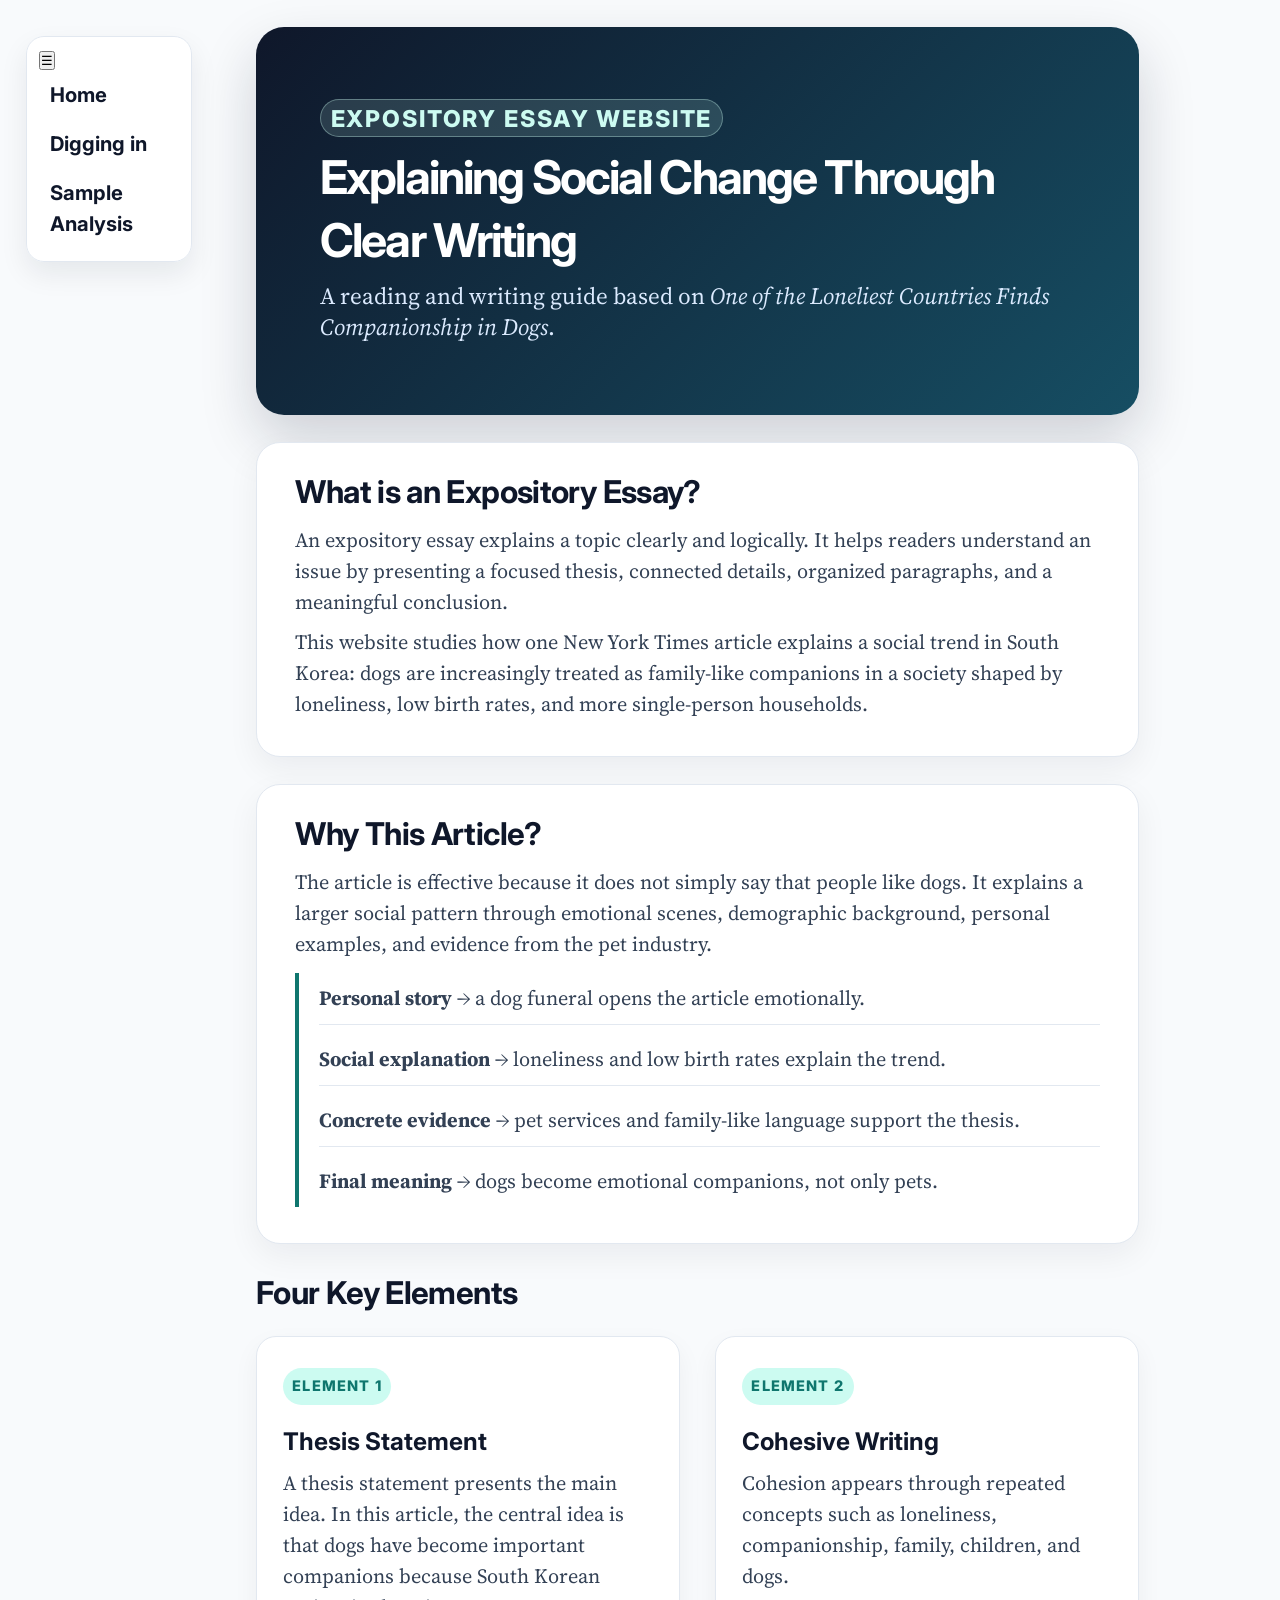
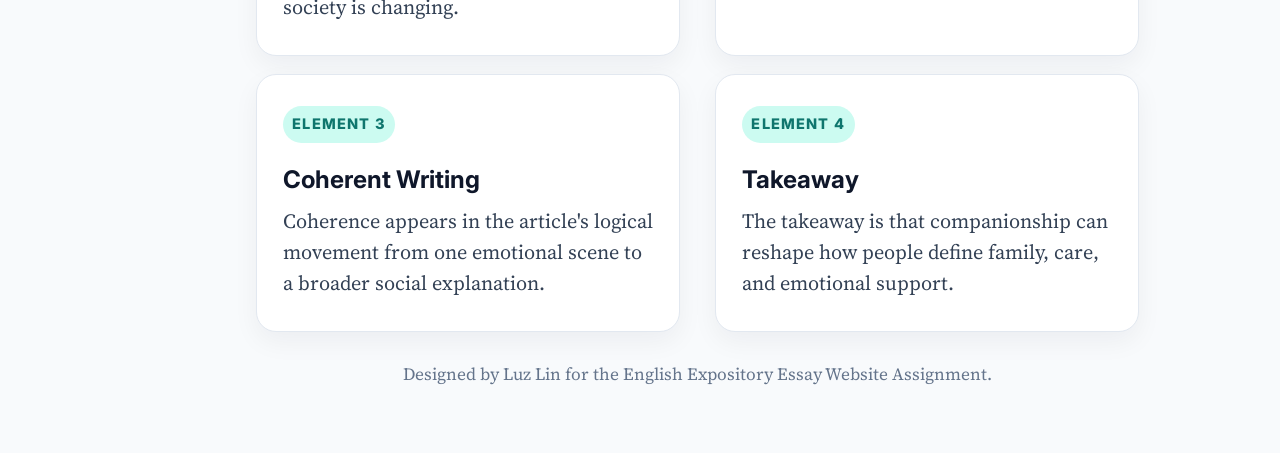
<file: essay/index.html>
<html lang="en-us">
<head>
	<title>Expository Essay Analysis@Luz Lin</title>
	<meta charset="UTF-8">
	<meta name="viewport" content="width=device-width, initial-scale=1.0">
<link rel="stylesheet" href="css/style.css">
<link rel="preconnect" href="https://fonts.googleapis.com">
<link rel="preconnect" href="https://fonts.gstatic.com" crossorigin>
<link href="https://fonts.googleapis.com/css2?family=Inter:wght@500;600;700;800&family=Source+Serif+4:opsz,wght@8..60,400;8..60,500;8..60,600;8..60,700&display=swap" rel="stylesheet">
</head>
<body>
	<nav>
	<button class="hamburger" type="button" aria-label="Toggle navigation">☰</button>
	<div class="nav-links">
		<a href="index.html">Home</a>
		<a href="diggingin.html">Digging in</a>
		<a href="sampleanalysis.html">Sample Analysis</a>
	</div>
</nav>

	<article>
		<section class="hero">
			<p class="label">Expository Essay Website</p>
			<h1>Explaining Social Change Through Clear Writing</h1>
			<p>A reading and writing guide based on <em>One of the Loneliest Countries Finds Companionship in Dogs</em>.</p>
		</section>
	</article>

	<article>
		<section class="surface">
			<h2>What is an Expository Essay?</h2>
			<p>An expository essay explains a topic clearly and logically. It helps readers understand an issue by presenting a focused thesis, connected details, organized paragraphs, and a meaningful conclusion.</p>
			<p>This website studies how one New York Times article explains a social trend in South Korea: dogs are increasingly treated as family-like companions in a society shaped by loneliness, low birth rates, and more single-person households.</p>
		</section>
	</article>

	<article>
		<section class="surface">
			<h2>Why This Article?</h2>
			<p>The article is effective because it does not simply say that people like dogs. It explains a larger social pattern through emotional scenes, demographic background, personal examples, and evidence from the pet industry.</p>
			<div class="flow">
				<p><strong>Personal story</strong> → a dog funeral opens the article emotionally.</p>
				<p><strong>Social explanation</strong> → loneliness and low birth rates explain the trend.</p>
				<p><strong>Concrete evidence</strong> → pet services and family-like language support the thesis.</p>
				<p><strong>Final meaning</strong> → dogs become emotional companions, not only pets.</p>
			</div>
		</section>
	</article>

	<article>
		<h2>Four Key Elements</h2>
		<section class="grid">
			<div class="card">
				<p class="label">Element 1</p>
				<h3>Thesis Statement</h3>
				<p>A thesis statement presents the main idea. In this article, the central idea is that dogs have become important companions because South Korean society is changing.</p>
			</div>
			<div class="card">
				<p class="label">Element 2</p>
				<h3>Cohesive Writing</h3>
				<p>Cohesion appears through repeated concepts such as loneliness, companionship, family, children, and dogs.</p>
			</div>
			<div class="card">
				<p class="label">Element 3</p>
				<h3>Coherent Writing</h3>
				<p>Coherence appears in the article's logical movement from one emotional scene to a broader social explanation.</p>
			</div>
			<div class="card">
				<p class="label">Element 4</p>
				<h3>Takeaway</h3>
				<p>The takeaway is that companionship can reshape how people define family, care, and emotional support.</p>
			</div>
		</section>
	</article>

	<article>
		<p class="footer">Designed by Luz Lin for the English Expository Essay Website Assignment.</p>
	</article>

<script>
	const hamburger = document.querySelector(".hamburger");
	const nav = document.querySelector("nav");

	hamburger.addEventListener("click", function() {
		nav.classList.toggle("open");
	});
</script>
</body>
</html>
</file>
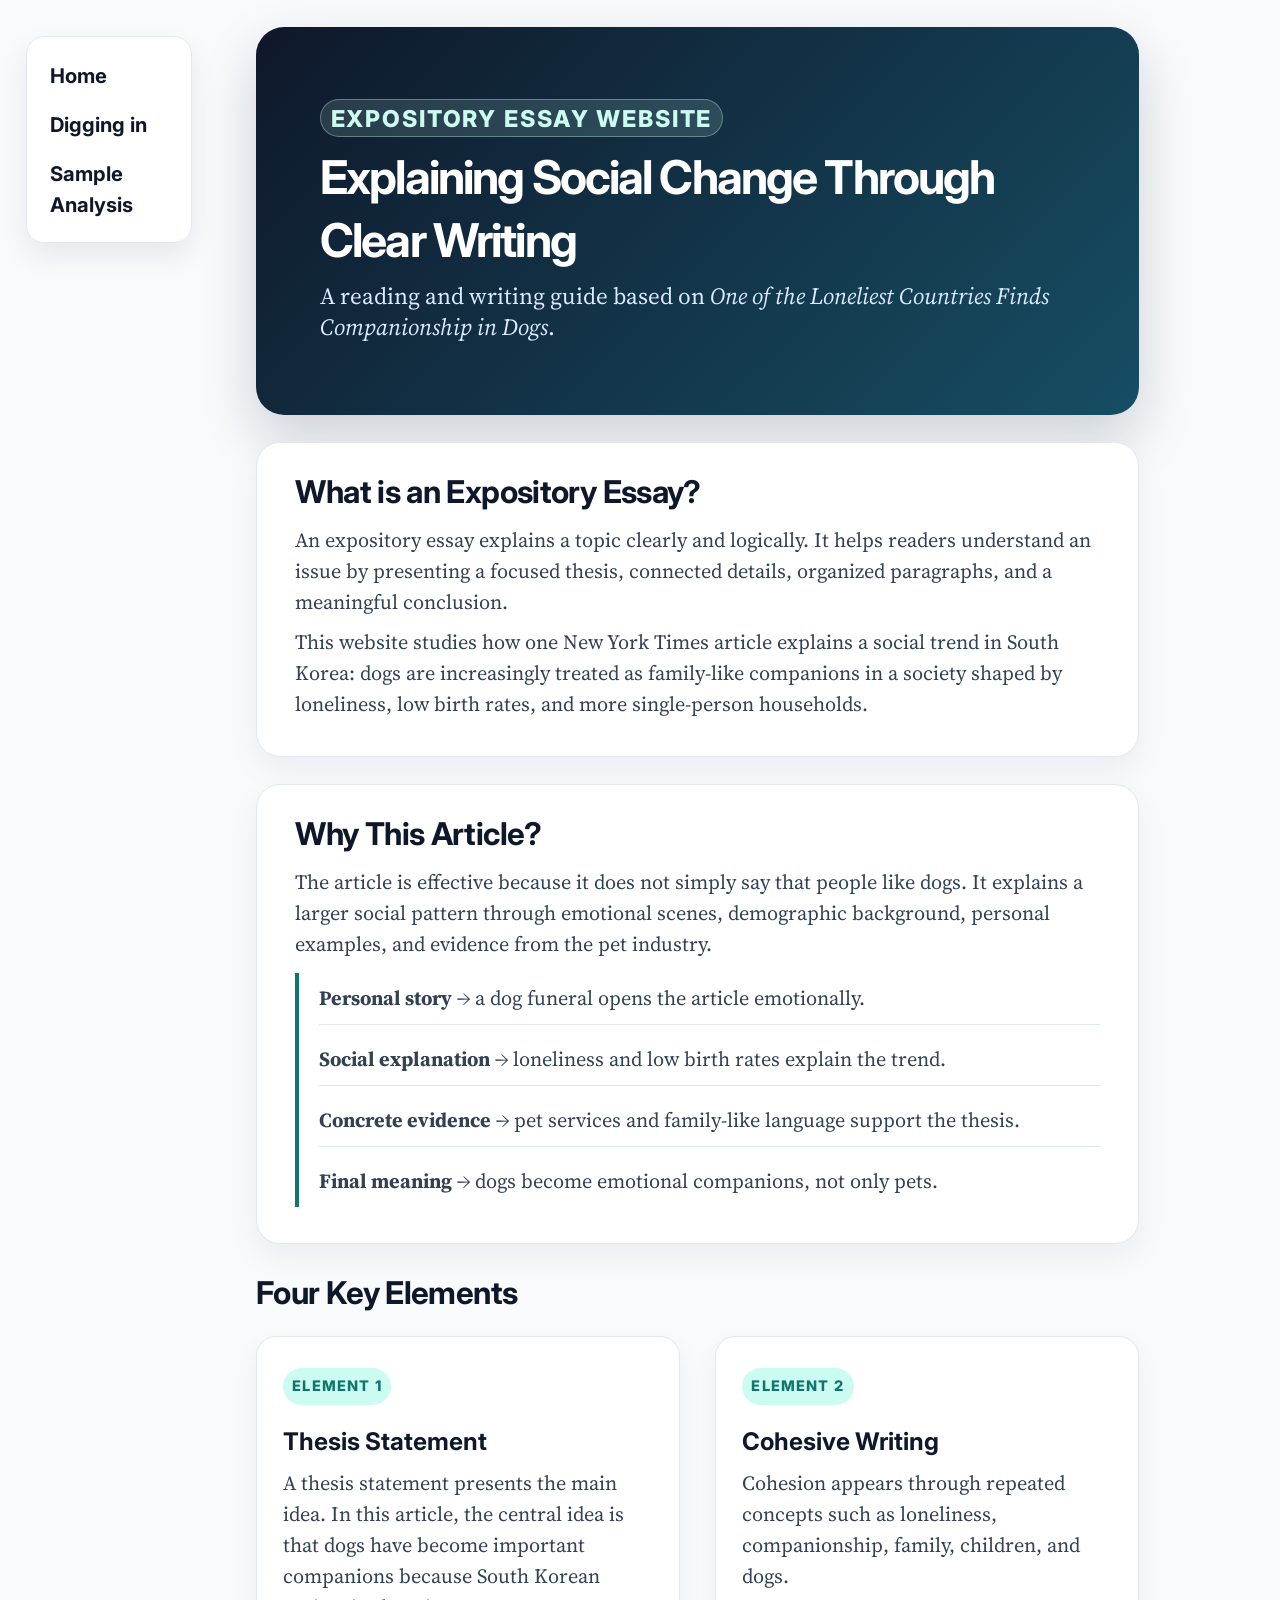
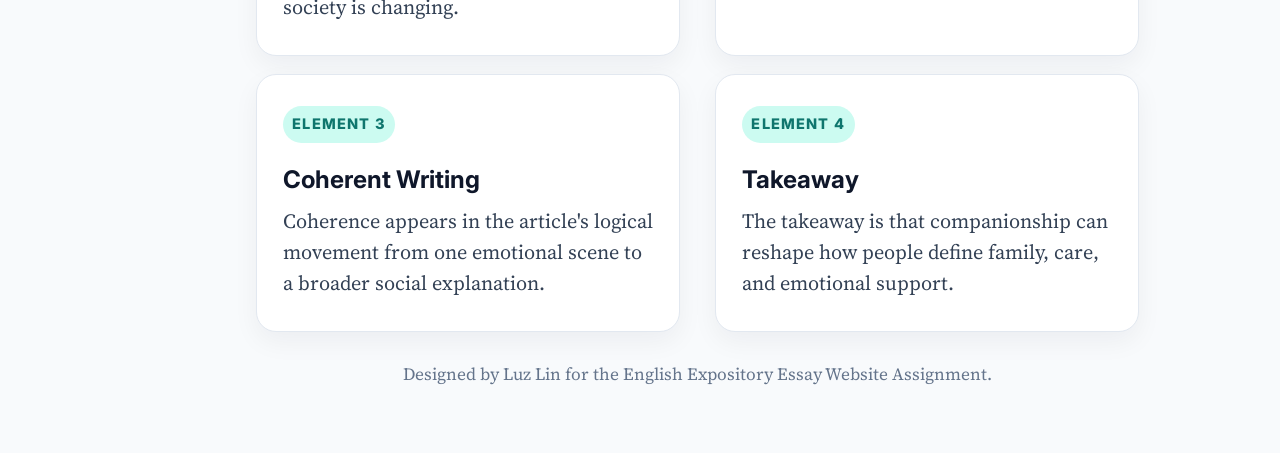
<file: essay:/index.html>
<html lang="en-us">
<head>
	<title>Expository Essay Analysis@Luz Lin</title>
	<meta charset="UTF-8">
<link rel="stylesheet" href="css/style.css">
<link rel="preconnect" href="https://fonts.googleapis.com">
<link rel="preconnect" href="https://fonts.gstatic.com" crossorigin>
<link href="https://fonts.googleapis.com/css2?family=Inter:wght@500;600;700;800&family=Source+Serif+4:opsz,wght@8..60,400;8..60,500;8..60,600;8..60,700&display=swap" rel="stylesheet">
</head>
<body>
	<nav>
	<a href="index.html">Home</a>
	<a href="diggingin.html">Digging in</a>
	<a href="sampleanalysis.html">Sample Analysis</a>
</nav>

	<article>
		<section class="hero">
			<p class="label">Expository Essay Website</p>
			<h1>Explaining Social Change Through Clear Writing</h1>
			<p>A reading and writing guide based on <em>One of the Loneliest Countries Finds Companionship in Dogs</em>.</p>
		</section>
	</article>

	<article>
		<section class="surface">
			<h2>What is an Expository Essay?</h2>
			<p>An expository essay explains a topic clearly and logically. It helps readers understand an issue by presenting a focused thesis, connected details, organized paragraphs, and a meaningful conclusion.</p>
			<p>This website studies how one New York Times article explains a social trend in South Korea: dogs are increasingly treated as family-like companions in a society shaped by loneliness, low birth rates, and more single-person households.</p>
		</section>
	</article>

	<article>
		<section class="surface">
			<h2>Why This Article?</h2>
			<p>The article is effective because it does not simply say that people like dogs. It explains a larger social pattern through emotional scenes, demographic background, personal examples, and evidence from the pet industry.</p>
			<div class="flow">
				<p><strong>Personal story</strong> → a dog funeral opens the article emotionally.</p>
				<p><strong>Social explanation</strong> → loneliness and low birth rates explain the trend.</p>
				<p><strong>Concrete evidence</strong> → pet services and family-like language support the thesis.</p>
				<p><strong>Final meaning</strong> → dogs become emotional companions, not only pets.</p>
			</div>
		</section>
	</article>

	<article>
		<h2>Four Key Elements</h2>
		<section class="grid">
			<div class="card">
				<p class="label">Element 1</p>
				<h3>Thesis Statement</h3>
				<p>A thesis statement presents the main idea. In this article, the central idea is that dogs have become important companions because South Korean society is changing.</p>
			</div>
			<div class="card">
				<p class="label">Element 2</p>
				<h3>Cohesive Writing</h3>
				<p>Cohesion appears through repeated concepts such as loneliness, companionship, family, children, and dogs.</p>
			</div>
			<div class="card">
				<p class="label">Element 3</p>
				<h3>Coherent Writing</h3>
				<p>Coherence appears in the article's logical movement from one emotional scene to a broader social explanation.</p>
			</div>
			<div class="card">
				<p class="label">Element 4</p>
				<h3>Takeaway</h3>
				<p>The takeaway is that companionship can reshape how people define family, care, and emotional support.</p>
			</div>
		</section>
	</article>

	<article>
		<p class="footer">Designed by Luz Lin for the English Expository Essay Website Assignment.</p>
	</article>
</body>
</html>
</file>
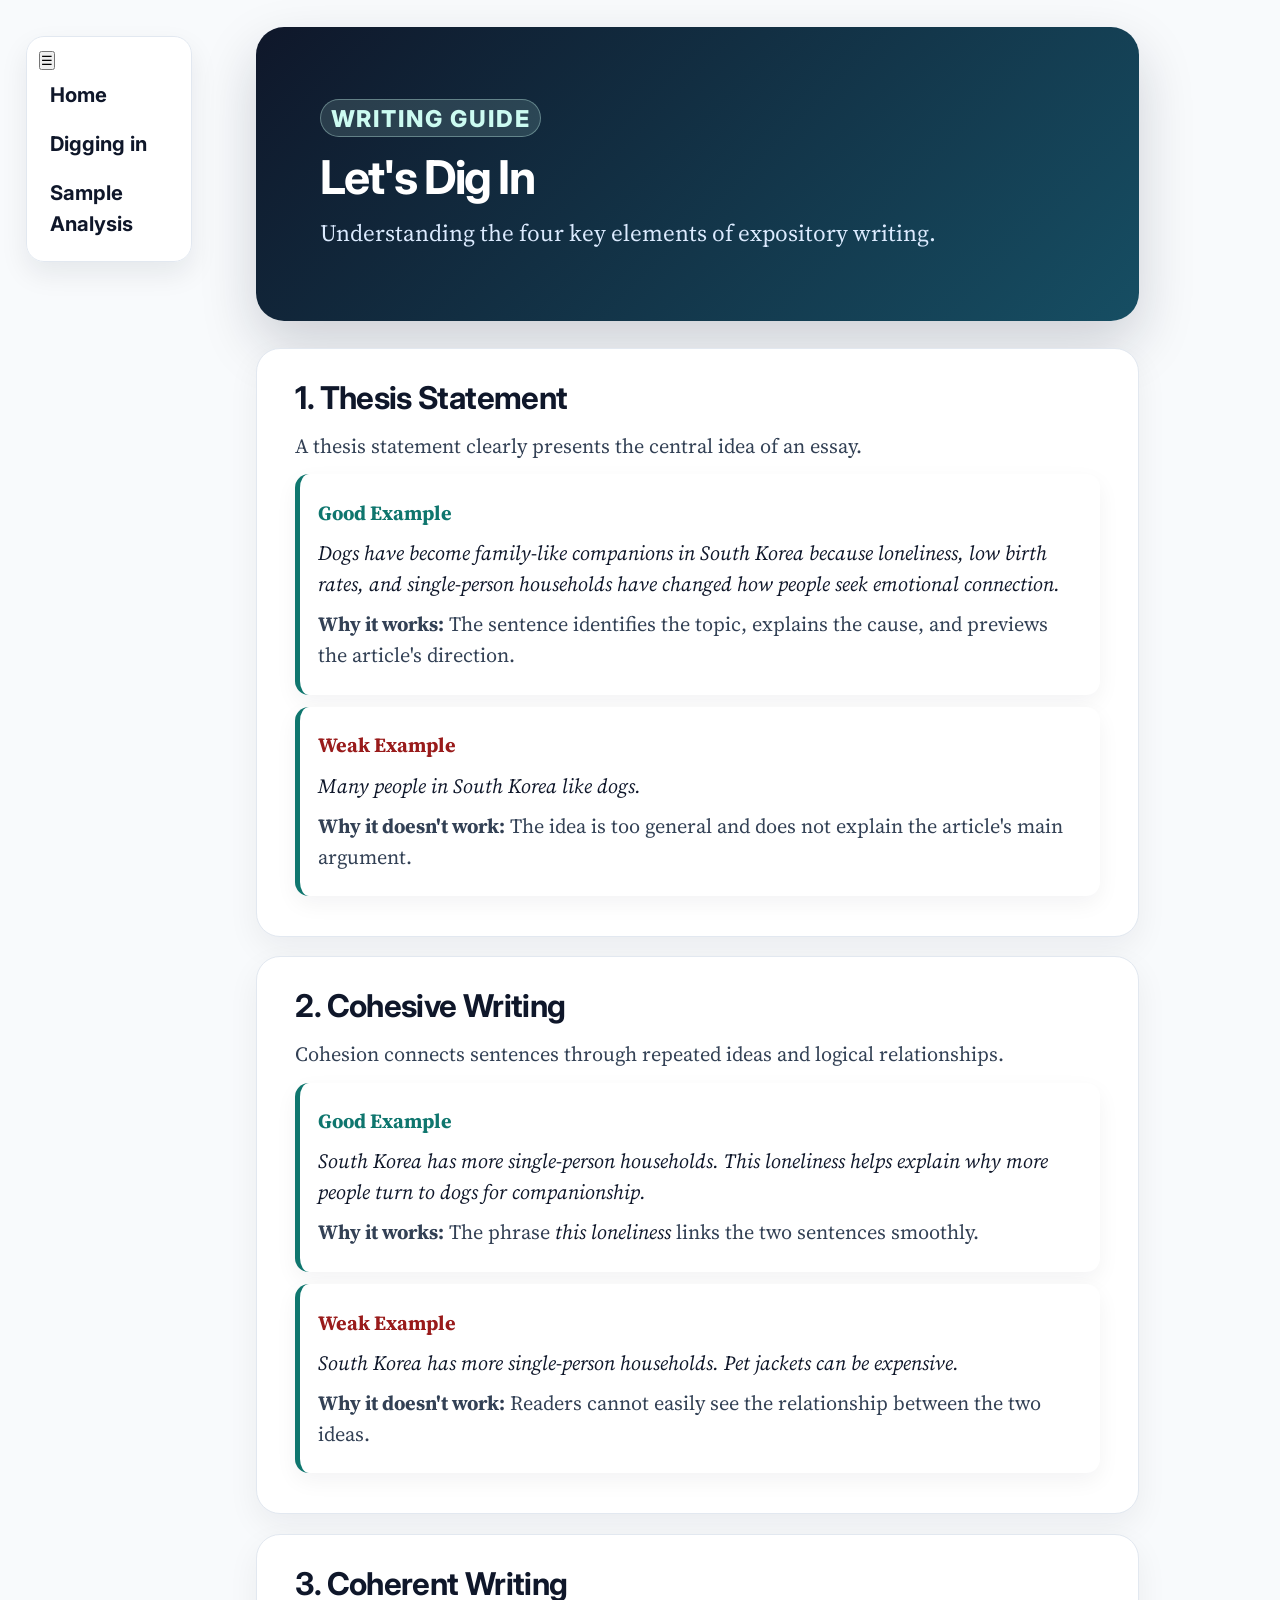
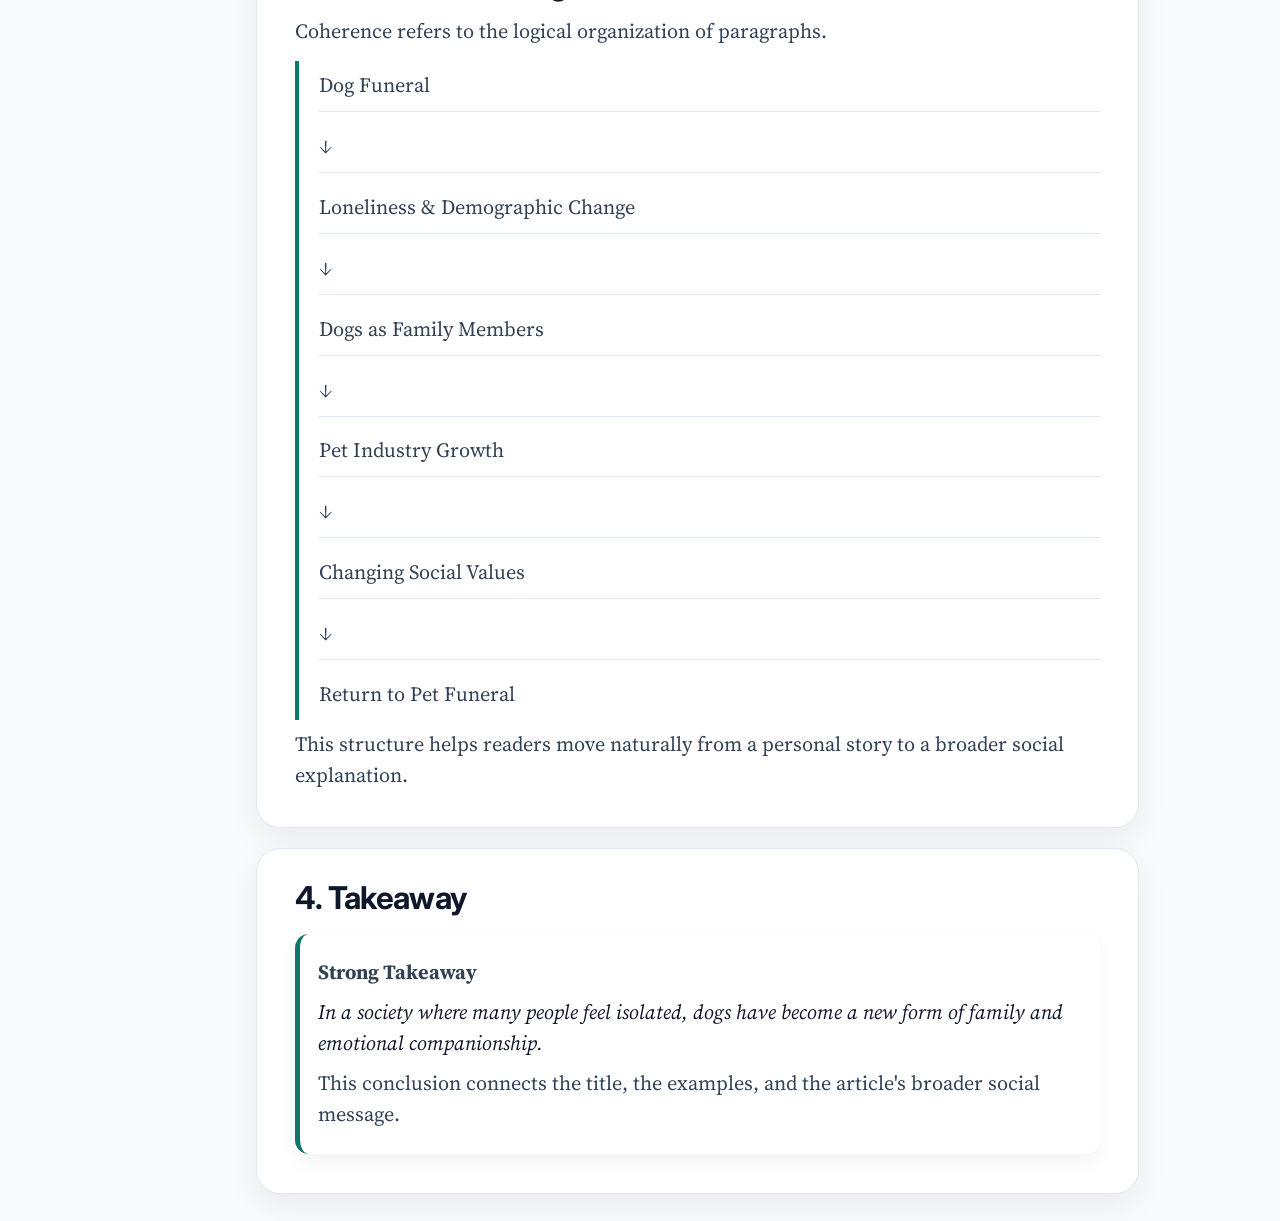
<file: essay/diggingin.html>
<html>
<head>
<meta charset="UTF-8">
	<meta name="viewport" content="width=device-width, initial-scale=1.0">
<link rel="stylesheet" href="css/style.css">
<link rel="preconnect" href="https://fonts.googleapis.com">
<link rel="preconnect" href="https://fonts.gstatic.com" crossorigin>
<link href="https://fonts.googleapis.com/css2?family=Inter:wght@500;600;700;800&family=Source+Serif+4:wght@400;600;700&display=swap" rel="stylesheet">
<title>Digging In</title>
</head>
<body>

<nav>
	<button class="hamburger" type="button" aria-label="Toggle navigation">☰</button>
	<div class="nav-links">
		<a href="index.html">Home</a>
		<a href="diggingin.html">Digging in</a>
		<a href="sampleanalysis.html">Sample Analysis</a>
	</div>
</nav>

<article>
<section class="hero">
<p class="label">Writing Guide</p>
<h1>Let's Dig In</h1>
<p>Understanding the four key elements of expository writing.</p>
</section>
</article>

<article>

<section class="surface">
<h2>1. Thesis Statement</h2>
<p>A thesis statement clearly presents the central idea of an essay.</p>

<div class="note-card">
<p><strong style="color:#0f766e;">Good Example</strong></p>
<p><em>Dogs have become family-like companions in South Korea because loneliness, low birth rates, and single-person households have changed how people seek emotional connection.</em></p>
<p><strong>Why it works:</strong> The sentence identifies the topic, explains the cause, and previews the article's direction.</p>
</div>

<div class="note-card">
<p><strong style="color:#991b1b;">Weak Example</strong></p>
<p><em>Many people in South Korea like dogs.</em></p>
<p><strong>Why it doesn't work:</strong> The idea is too general and does not explain the article's main argument.</p>
</div>
</section>

<section class="surface">
<h2>2. Cohesive Writing</h2>
<p>Cohesion connects sentences through repeated ideas and logical relationships.</p>

<div class="note-card">
<p><strong style="color:#0f766e;">Good Example</strong></p>
<p><em>South Korea has more single-person households. This loneliness helps explain why more people turn to dogs for companionship.</em></p>
<p><strong>Why it works:</strong> The phrase <em>this loneliness</em> links the two sentences smoothly.</p>
</div>

<div class="note-card">
<p><strong style="color:#991b1b;">Weak Example</strong></p>
<p><em>South Korea has more single-person households. Pet jackets can be expensive.</em></p>
<p><strong>Why it doesn't work:</strong> Readers cannot easily see the relationship between the two ideas.</p>
</div>
</section>

<section class="surface">
<h2>3. Coherent Writing</h2>
<p>Coherence refers to the logical organization of paragraphs.</p>

<div class="flow">
<p>Dog Funeral</p>
<p>↓</p>
<p>Loneliness & Demographic Change</p>
<p>↓</p>
<p>Dogs as Family Members</p>
<p>↓</p>
<p>Pet Industry Growth</p>
<p>↓</p>
<p>Changing Social Values</p>
<p>↓</p>
<p>Return to Pet Funeral</p>
</div>

<p>This structure helps readers move naturally from a personal story to a broader social explanation.</p>
</section>

<section class="surface">
<h2>4. Takeaway</h2>

<div class="note-card">
<p><strong>Strong Takeaway</strong></p>
<p><em>In a society where many people feel isolated, dogs have become a new form of family and emotional companionship.</em></p>
<p>This conclusion connects the title, the examples, and the article's broader social message.</p>
</div>

</section>

</article>


<script>
	const hamburger = document.querySelector(".hamburger");
	const nav = document.querySelector("nav");

	hamburger.addEventListener("click", function() {
		nav.classList.toggle("open");
	});
</script>
</body>
</html>
</file>
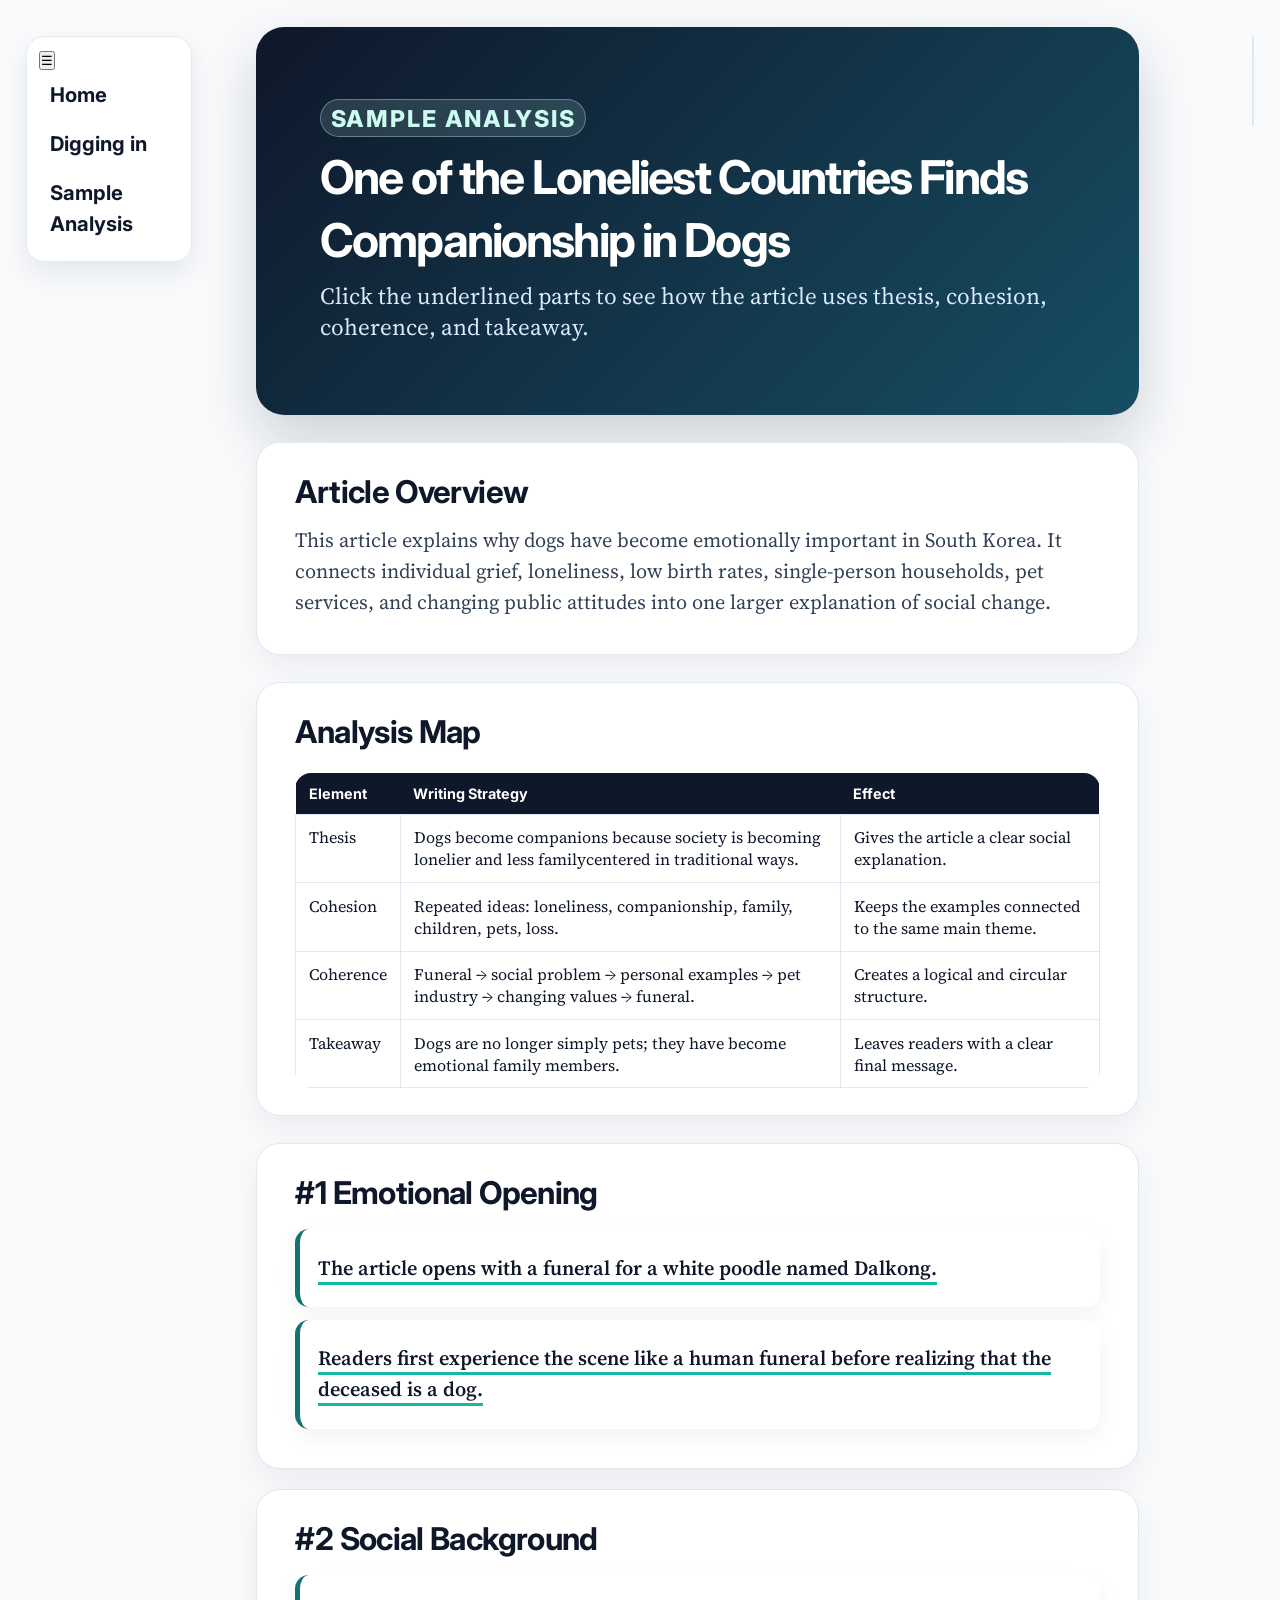
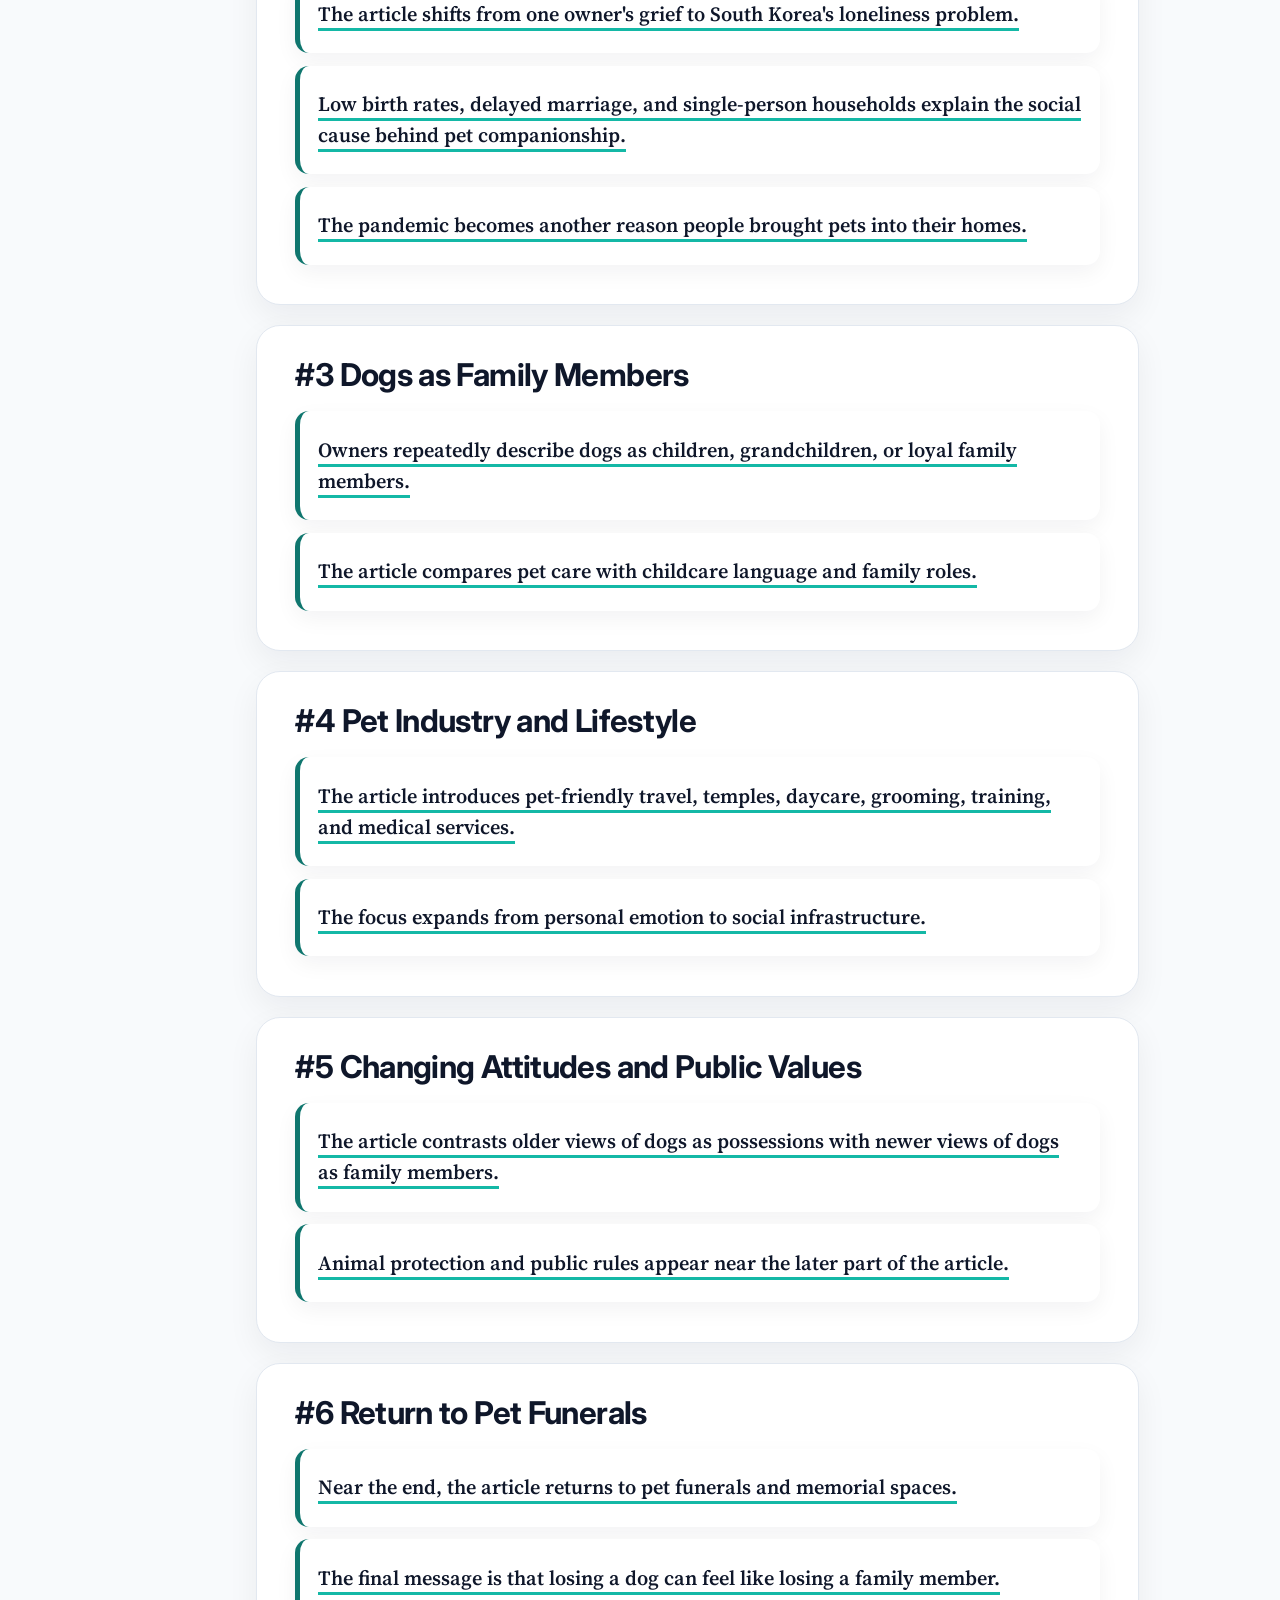
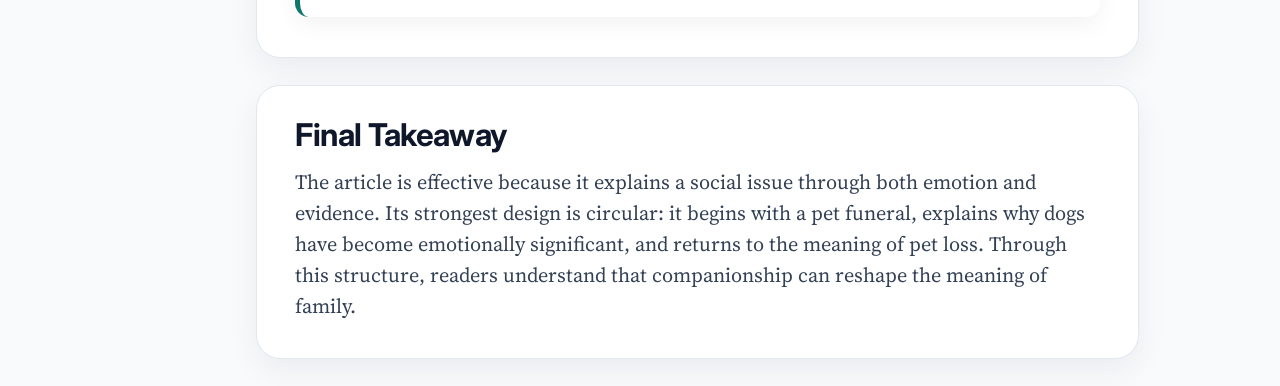
<file: essay/sampleanalysis.html>
<html lang="en-us">
<head>
	<title>Sample Analysis@Luz Lin</title>
	<meta charset="UTF-8">
	<meta name="viewport" content="width=device-width, initial-scale=1.0">
<link rel="stylesheet" href="css/style.css">
<link rel="preconnect" href="https://fonts.googleapis.com">
<link rel="preconnect" href="https://fonts.gstatic.com" crossorigin>
<link href="https://fonts.googleapis.com/css2?family=Inter:wght@500;600;700;800&family=Source+Serif+4:opsz,wght@8..60,400;8..60,500;8..60,600;8..60,700&display=swap" rel="stylesheet">
	<script src="js/jquery-3.2.1.min.js"></script>
	<script src="js/sampleanalysis.js"></script>
</head>
<body>
	<nav>
	<button class="hamburger" type="button" aria-label="Toggle navigation">☰</button>
	<div class="nav-links">
		<a href="index.html">Home</a>
		<a href="diggingin.html">Digging in</a>
		<a href="sampleanalysis.html">Sample Analysis</a>
	</div>
</nav>

	<div class="panel">
		<div class="panel-inner">
			<p class="panel-title">Analysis Notes <span class="close">close</span></p>
			<p id="panelText"></p>
		</div>
	</div>

	<article>
		<section class="hero">
			<p class="label">Sample Analysis</p>
			<h1>One of the Loneliest Countries Finds Companionship in Dogs</h1>
			<p>Click the underlined parts to see how the article uses thesis, cohesion, coherence, and takeaway.</p>
		</section>
	</article>

	<article>
		<section class="surface">
			<h2>Article Overview</h2>
			<p>This article explains why dogs have become emotionally important in South Korea. It connects individual grief, loneliness, low birth rates, single-person households, pet services, and changing public attitudes into one larger explanation of social change.</p>
		</section>
	</article>

	<article>
		<section class="surface">
			<h2>Analysis Map</h2>
			<table class="analysis-table">
				<tr>
					<th>Element</th>
					<th>Writing Strategy</th>
					<th>Effect</th>
				</tr>
				<tr>
					<td>Thesis</td>
					<td>Dogs become companions because society is becoming lonelier and less familycentered in traditional ways.</td>
					<td>Gives the article a clear social explanation.</td>
				</tr>
				<tr>
					<td>Cohesion</td>
					<td>Repeated ideas: loneliness, companionship, family, children, pets, loss.</td>
					<td>Keeps the examples connected to the same main theme.</td>
				</tr>
				<tr>
					<td>Coherence</td>
					<td>Funeral → social problem → personal examples → pet industry → changing values → funeral.</td>
					<td>Creates a logical and circular structure.</td>
				</tr>
				<tr>
					<td>Takeaway</td>
					<td>Dogs are no longer simply pets; they have become emotional family members.</td>
					<td>Leaves readers with a clear final message.</td>
				</tr>
			</table>
		</section>
	</article>

	<article>
		<section class="surface">
			<h2>#1 Emotional Opening</h2>
			<div class="note-card">
				<p><span class="point">The article opens with a funeral for a white poodle named Dalkong.<span>This is a narrative hook. Instead of starting with statistics, the writer starts with an emotional scene. This makes the topic feel human before the article begins its social explanation.</span></span></p>
			</div>
			<div class="note-card">
				<p><span class="point">Readers first experience the scene like a human funeral before realizing that the deceased is a dog.<span>This delayed reveal creates surprise. It also introduces the thesis indirectly: dogs are treated with the emotional seriousness usually given to family members.</span></span></p>
			</div>
		</section>

		<section class="surface">
			<h2>#2 Social Background</h2>
			<div class="note-card">
				<p><span class="point">The article shifts from one owner's grief to South Korea's loneliness problem.<span>This is coherent writing. The writer moves from a personal example to a larger social issue, so the opening story becomes evidence rather than an isolated anecdote.</span></span></p>
			</div>
			<div class="note-card">
				<p><span class="point">Low birth rates, delayed marriage, and single-person households explain the social cause behind pet companionship.<span>This provides the thesis logic. The article is not simply about dogs; it is about how demographic change affects emotional life.</span></span></p>
			</div>
			<div class="note-card">
				<p><span class="point">The pandemic becomes another reason people brought pets into their homes.<span>This creates cohesion because pandemic isolation connects naturally with the article's larger theme of loneliness and companionship.</span></span></p>
			</div>
		</section>

		<section class="surface">
			<h2>#3 Dogs as Family Members</h2>
			<div class="note-card">
				<p><span class="point">Owners repeatedly describe dogs as children, grandchildren, or loyal family members.<span>This is cohesive writing through repeated family-related language. Different examples reinforce the same central idea.</span></span></p>
			</div>
			<div class="note-card">
				<p><span class="point">The article compares pet care with childcare language and family roles.<span>This comparison supports the thesis because it shows that dogs are no longer described only as animals people own.</span></span></p>
			</div>
		</section>

		<section class="surface">
			<h2>#4 Pet Industry and Lifestyle</h2>
			<div class="note-card">
				<p><span class="point">The article introduces pet-friendly travel, temples, daycare, grooming, training, and medical services.<span>These details are supporting evidence. They show that private emotional attachment has become visible in public life and business.</span></span></p>
			</div>
			<div class="note-card">
				<p><span class="point">The focus expands from personal emotion to social infrastructure.<span>This creates coherence. The article develops step by step: emotional need leads to lifestyle change, and lifestyle change leads to new services.</span></span></p>
			</div>
		</section>

		<section class="surface">
			<h2>#5 Changing Attitudes and Public Values</h2>
			<div class="note-card">
				<p><span class="point">The article contrasts older views of dogs as possessions with newer views of dogs as family members.<span>This contrast is a strong cohesive device. The repeated opposition between “possession” and “family member” keeps the main idea clear.</span></span></p>
			</div>
			<div class="note-card">
				<p><span class="point">Animal protection and public rules appear near the later part of the article.<span>This widens the explanation. The issue is not only personal feeling; changing attitudes toward dogs also influence public values and regulation.</span></span></p>
			</div>
		</section>

		<section class="surface">
			<h2>#6 Return to Pet Funerals</h2>
			<div class="note-card">
				<p><span class="point">Near the end, the article returns to pet funerals and memorial spaces.<span>This creates a circular structure. The article begins with a funeral, explains the social reasons behind such deep attachment, and then returns to the same image with deeper meaning.</span></span></p>
			</div>
			<div class="note-card">
				<p><span class="point">The final message is that losing a dog can feel like losing a family member.<span>This is the takeaway. It connects the title, the opening story, the social background, and the personal examples into one memorable conclusion.</span></span></p>
			</div>
		</section>
	</article>

	<article>
		<section class="surface">
			<h2>Final Takeaway</h2>
			<p>The article is effective because it explains a social issue through both emotion and evidence. Its strongest design is circular: it begins with a pet funeral, explains why dogs have become emotionally significant, and returns to the meaning of pet loss. Through this structure, readers understand that companionship can reshape the meaning of family.</p>
		</section>
	</article>

<script>
	const hamburger = document.querySelector(".hamburger");
	const nav = document.querySelector("nav");

	hamburger.addEventListener("click", function() {
		nav.classList.toggle("open");
	});
</script>
</body>
</html>
</file>
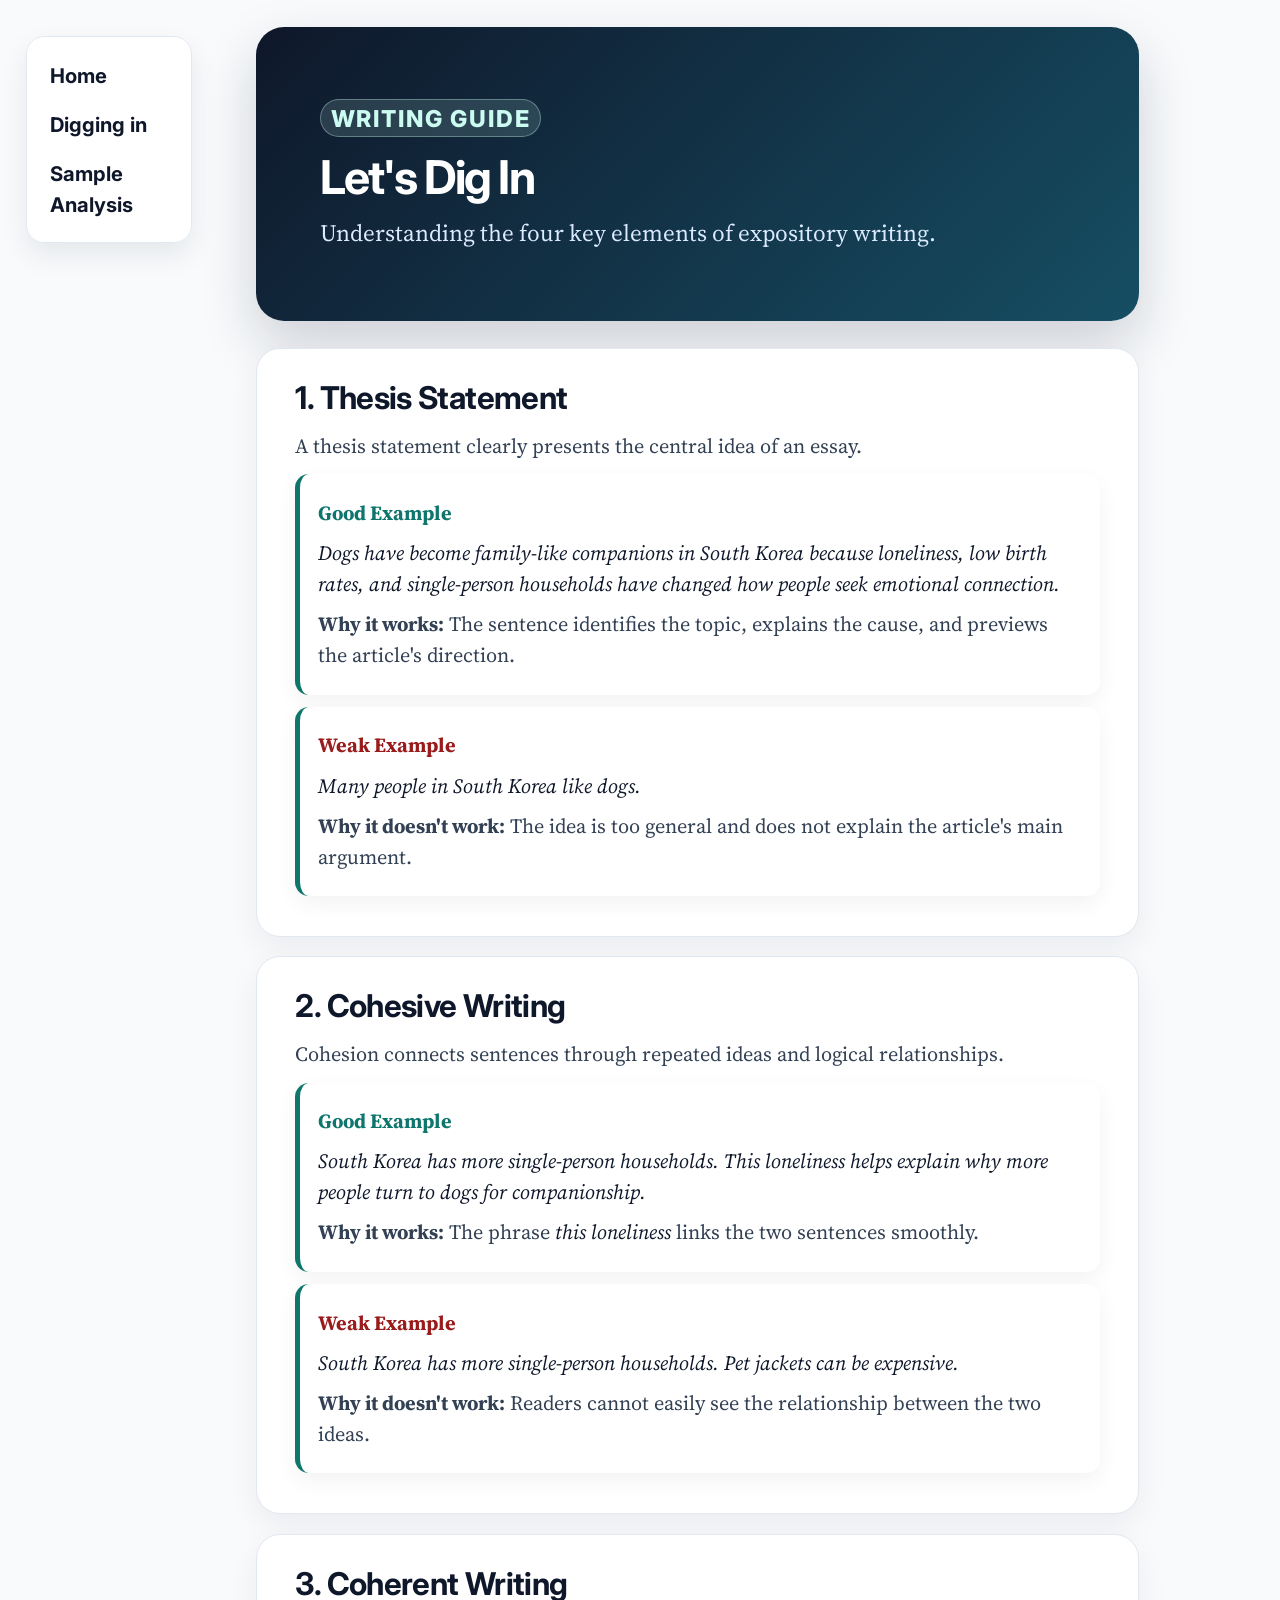
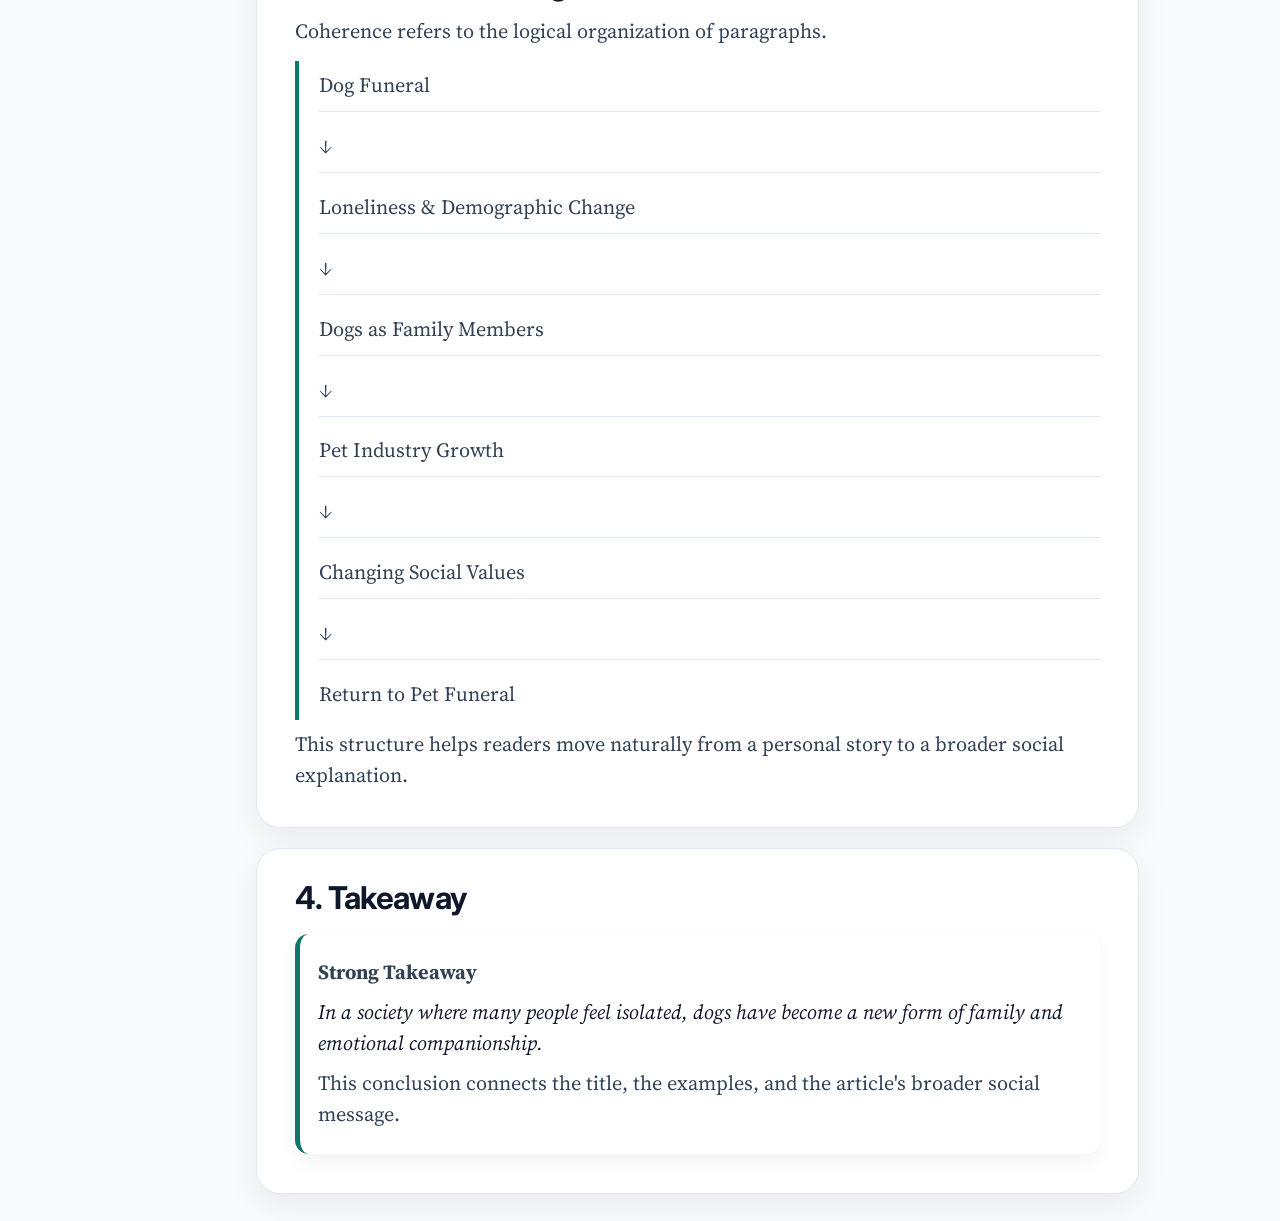
<file: essay:/diggingin.html>
<html>
<head>
<meta charset="UTF-8">
<link rel="stylesheet" href="css/style.css">
<link rel="preconnect" href="https://fonts.googleapis.com">
<link rel="preconnect" href="https://fonts.gstatic.com" crossorigin>
<link href="https://fonts.googleapis.com/css2?family=Inter:wght@500;600;700;800&family=Source+Serif+4:wght@400;600;700&display=swap" rel="stylesheet">
<title>Digging In</title>
</head>
<body>

<nav>
<a href="index.html">Home</a>
<a href="diggingin.html">Digging in</a>
<a href="sampleanalysis.html">Sample Analysis</a>
</nav>

<article>
<section class="hero">
<p class="label">Writing Guide</p>
<h1>Let's Dig In</h1>
<p>Understanding the four key elements of expository writing.</p>
</section>
</article>

<article>

<section class="surface">
<h2>1. Thesis Statement</h2>
<p>A thesis statement clearly presents the central idea of an essay.</p>

<div class="note-card">
<p><strong style="color:#0f766e;">Good Example</strong></p>
<p><em>Dogs have become family-like companions in South Korea because loneliness, low birth rates, and single-person households have changed how people seek emotional connection.</em></p>
<p><strong>Why it works:</strong> The sentence identifies the topic, explains the cause, and previews the article's direction.</p>
</div>

<div class="note-card">
<p><strong style="color:#991b1b;">Weak Example</strong></p>
<p><em>Many people in South Korea like dogs.</em></p>
<p><strong>Why it doesn't work:</strong> The idea is too general and does not explain the article's main argument.</p>
</div>
</section>

<section class="surface">
<h2>2. Cohesive Writing</h2>
<p>Cohesion connects sentences through repeated ideas and logical relationships.</p>

<div class="note-card">
<p><strong style="color:#0f766e;">Good Example</strong></p>
<p><em>South Korea has more single-person households. This loneliness helps explain why more people turn to dogs for companionship.</em></p>
<p><strong>Why it works:</strong> The phrase <em>this loneliness</em> links the two sentences smoothly.</p>
</div>

<div class="note-card">
<p><strong style="color:#991b1b;">Weak Example</strong></p>
<p><em>South Korea has more single-person households. Pet jackets can be expensive.</em></p>
<p><strong>Why it doesn't work:</strong> Readers cannot easily see the relationship between the two ideas.</p>
</div>
</section>

<section class="surface">
<h2>3. Coherent Writing</h2>
<p>Coherence refers to the logical organization of paragraphs.</p>

<div class="flow">
<p>Dog Funeral</p>
<p>↓</p>
<p>Loneliness & Demographic Change</p>
<p>↓</p>
<p>Dogs as Family Members</p>
<p>↓</p>
<p>Pet Industry Growth</p>
<p>↓</p>
<p>Changing Social Values</p>
<p>↓</p>
<p>Return to Pet Funeral</p>
</div>

<p>This structure helps readers move naturally from a personal story to a broader social explanation.</p>
</section>

<section class="surface">
<h2>4. Takeaway</h2>

<div class="note-card">
<p><strong>Strong Takeaway</strong></p>
<p><em>In a society where many people feel isolated, dogs have become a new form of family and emotional companionship.</em></p>
<p>This conclusion connects the title, the examples, and the article's broader social message.</p>
</div>

</section>

</article>

</body>
</html>
</file>
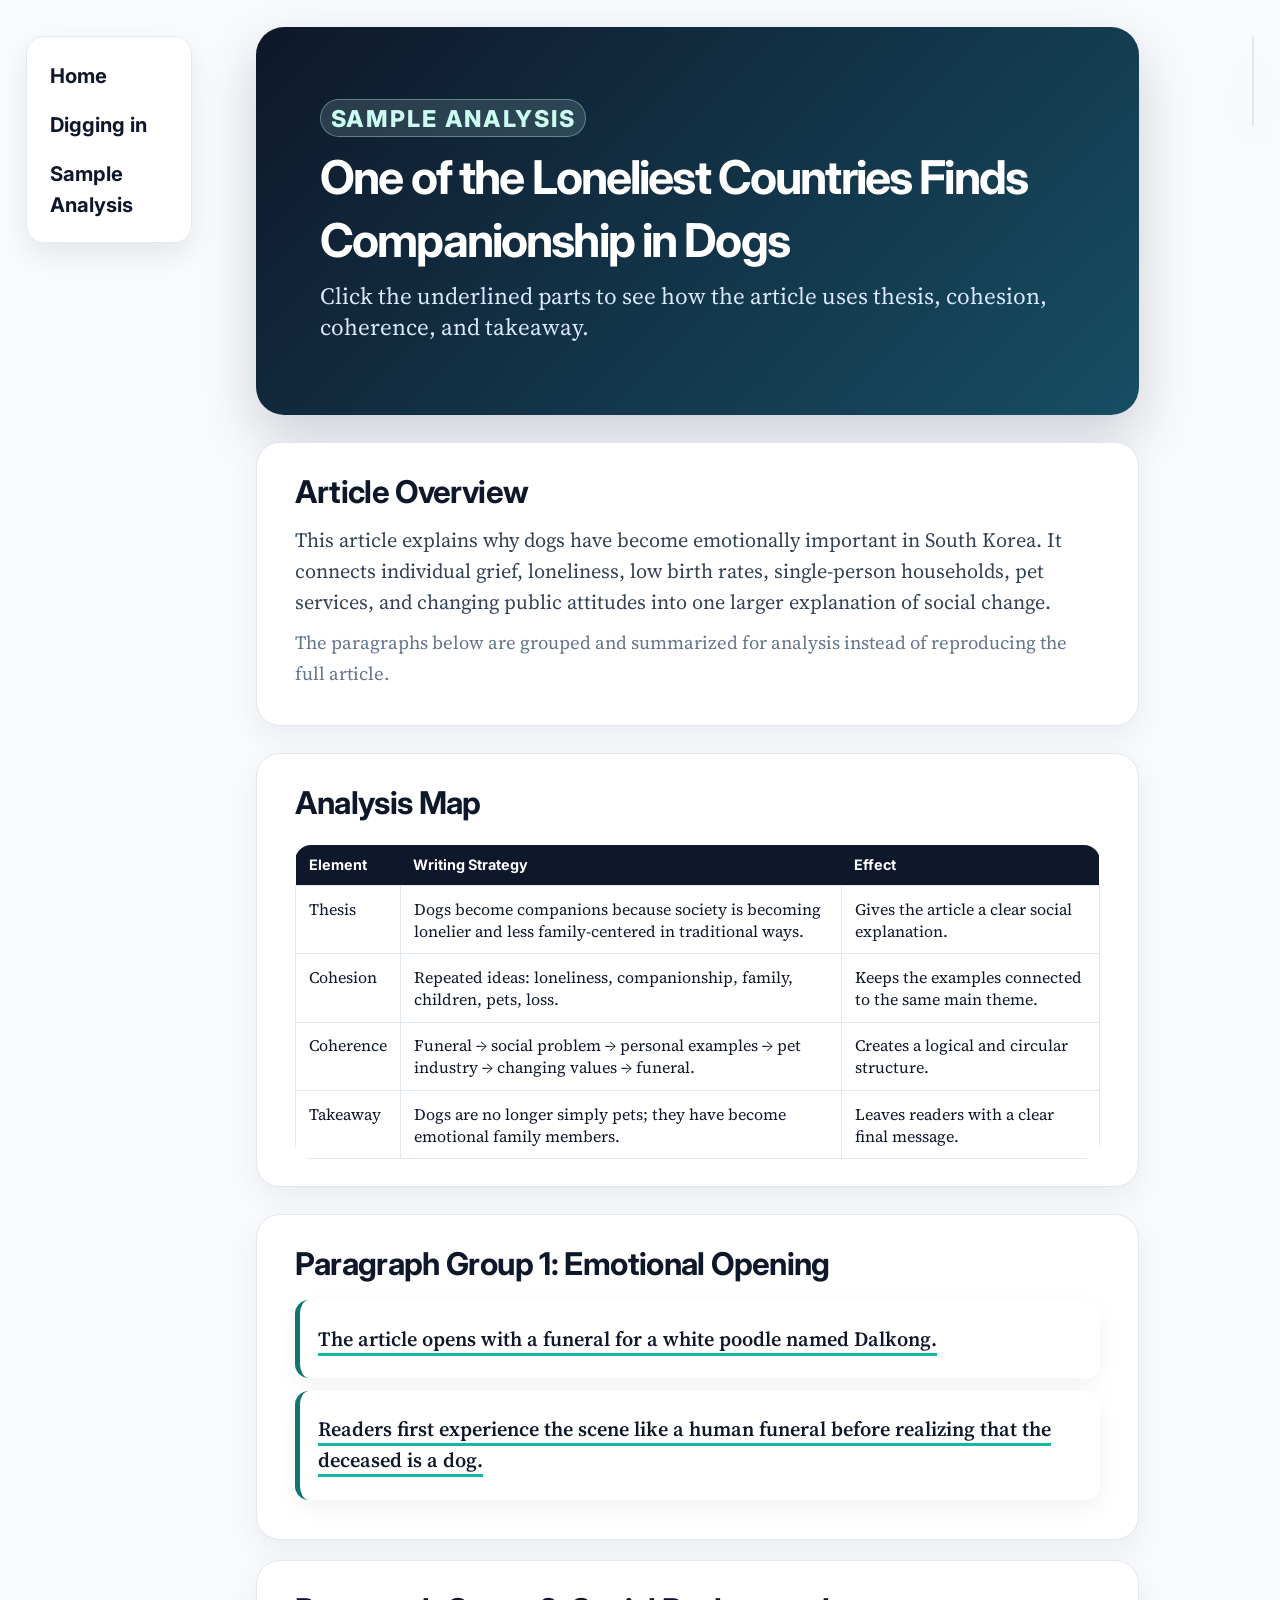
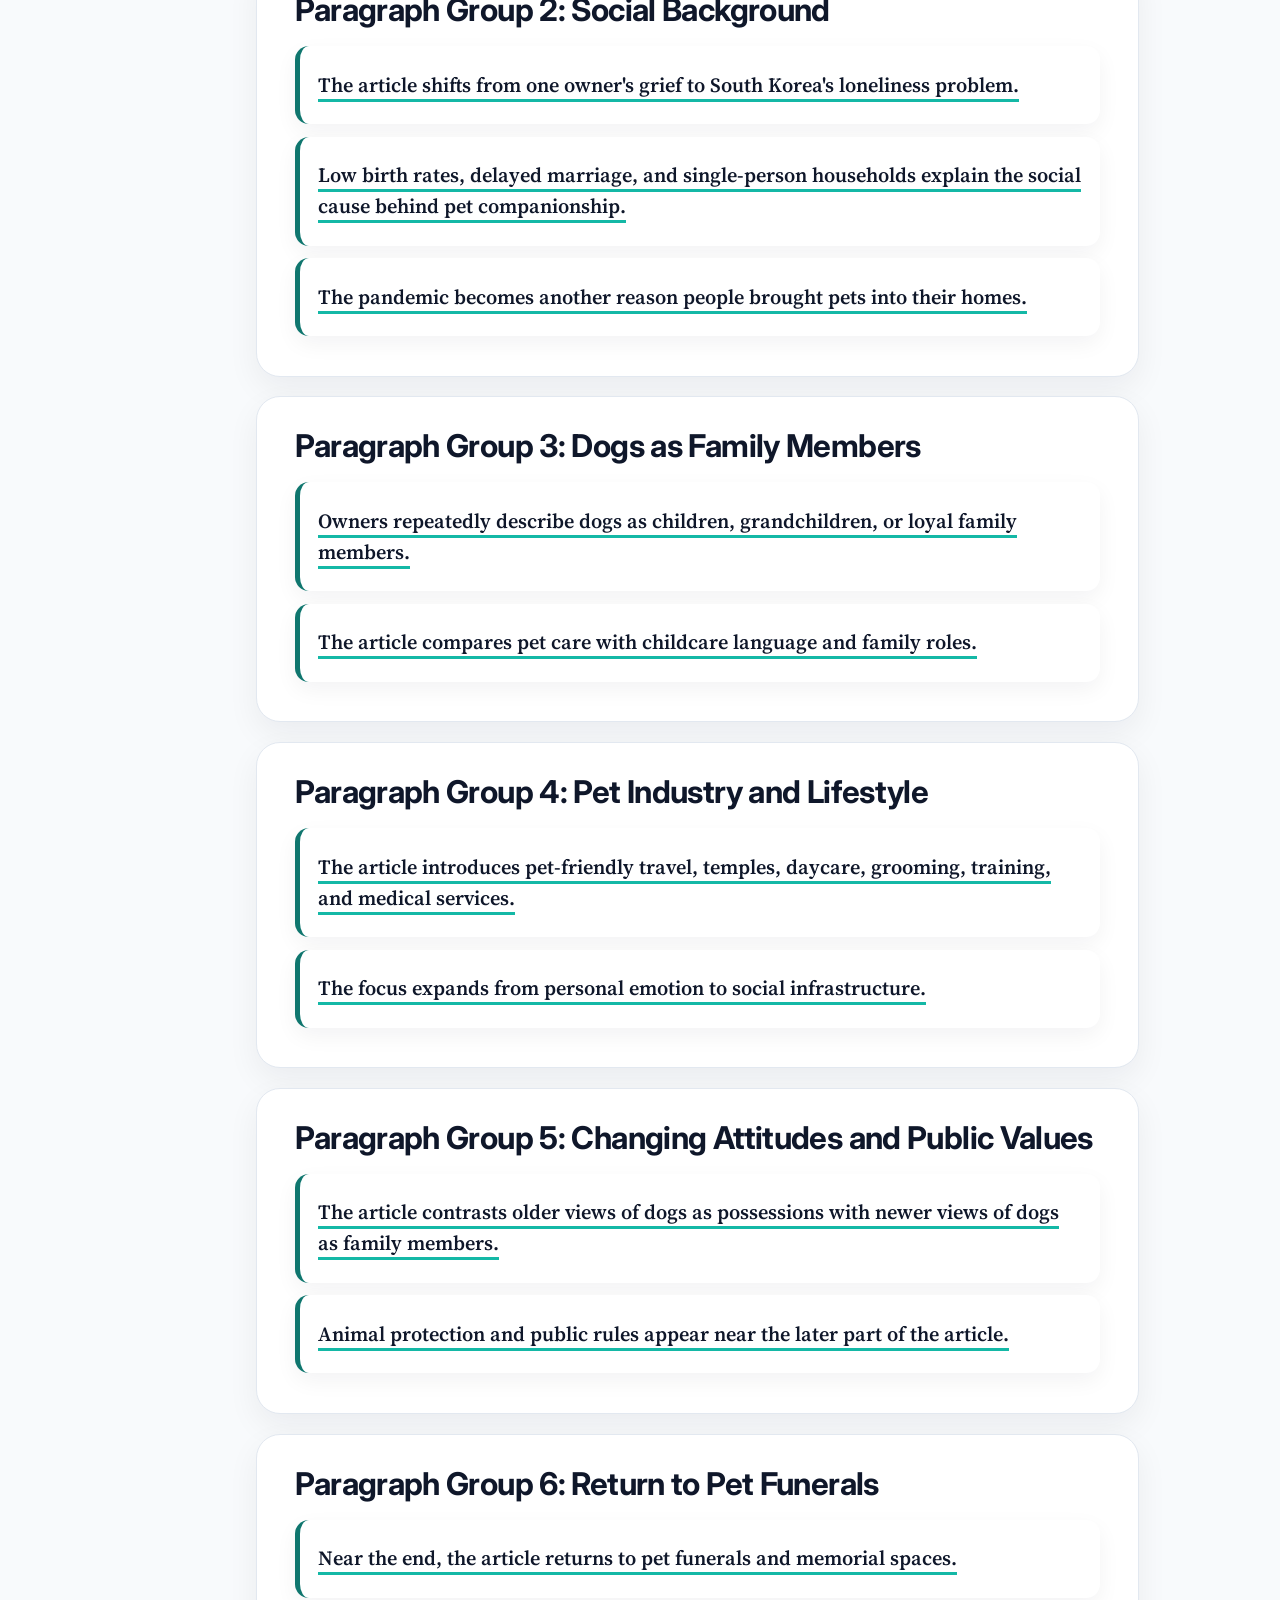
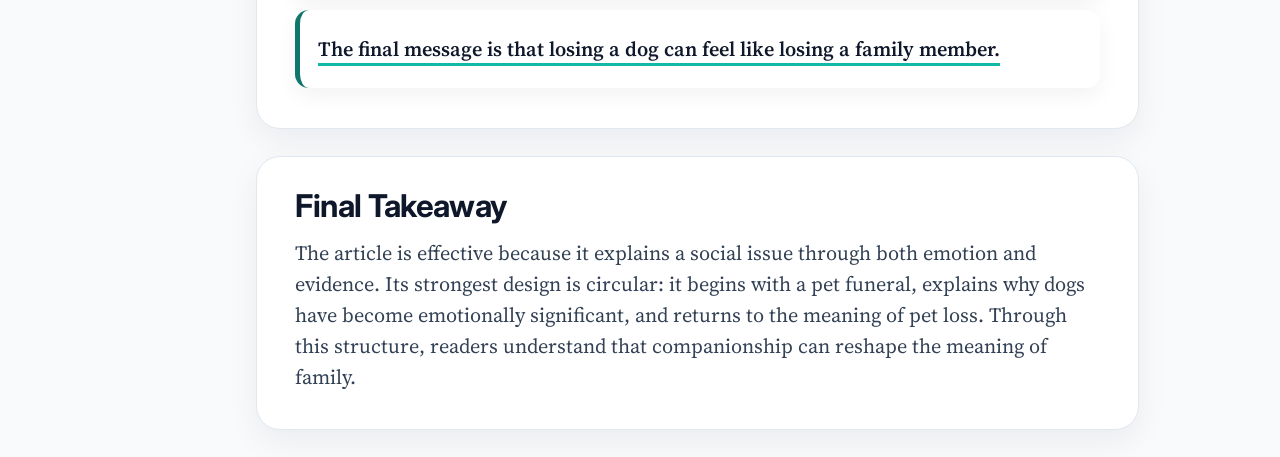
<file: essay:/sampleanalysis.html>
<html lang="en-us">
<head>
	<title>Sample Analysis@Luz Lin</title>
	<meta charset="UTF-8">
<link rel="stylesheet" href="css/style.css">
<link rel="preconnect" href="https://fonts.googleapis.com">
<link rel="preconnect" href="https://fonts.gstatic.com" crossorigin>
<link href="https://fonts.googleapis.com/css2?family=Inter:wght@500;600;700;800&family=Source+Serif+4:opsz,wght@8..60,400;8..60,500;8..60,600;8..60,700&display=swap" rel="stylesheet">
	<script src="js/jquery-3.2.1.min.js"></script>
	<script src="js/sampleanalysis.js"></script>
</head>
<body>
	<nav>
	<a href="index.html">Home</a>
	<a href="diggingin.html">Digging in</a>
	<a href="sampleanalysis.html">Sample Analysis</a>
</nav>

	<div class="panel">
		<div class="panel-inner">
			<p class="panel-title">Analysis Notes <span class="close">close</span></p>
			<p id="panelText"></p>
		</div>
	</div>

	<article>
		<section class="hero">
			<p class="label">Sample Analysis</p>
			<h1>One of the Loneliest Countries Finds Companionship in Dogs</h1>
			<p>Click the underlined parts to see how the article uses thesis, cohesion, coherence, and takeaway.</p>
		</section>
	</article>

	<article>
		<section class="surface">
			<h2>Article Overview</h2>
			<p>This article explains why dogs have become emotionally important in South Korea. It connects individual grief, loneliness, low birth rates, single-person households, pet services, and changing public attitudes into one larger explanation of social change.</p>
			<p class="subtle">The paragraphs below are grouped and summarized for analysis instead of reproducing the full article.</p>
		</section>
	</article>

	<article>
		<section class="surface">
			<h2>Analysis Map</h2>
			<table class="analysis-table">
				<tr>
					<th>Element</th>
					<th>Writing Strategy</th>
					<th>Effect</th>
				</tr>
				<tr>
					<td>Thesis</td>
					<td>Dogs become companions because society is becoming lonelier and less family-centered in traditional ways.</td>
					<td>Gives the article a clear social explanation.</td>
				</tr>
				<tr>
					<td>Cohesion</td>
					<td>Repeated ideas: loneliness, companionship, family, children, pets, loss.</td>
					<td>Keeps the examples connected to the same main theme.</td>
				</tr>
				<tr>
					<td>Coherence</td>
					<td>Funeral → social problem → personal examples → pet industry → changing values → funeral.</td>
					<td>Creates a logical and circular structure.</td>
				</tr>
				<tr>
					<td>Takeaway</td>
					<td>Dogs are no longer simply pets; they have become emotional family members.</td>
					<td>Leaves readers with a clear final message.</td>
				</tr>
			</table>
		</section>
	</article>

	<article>
		<section class="surface">
			<h2>Paragraph Group 1: Emotional Opening</h2>
			<div class="note-card">
				<p><span class="point">The article opens with a funeral for a white poodle named Dalkong.<span>This is a narrative hook. Instead of starting with statistics, the writer starts with an emotional scene. This makes the topic feel human before the article begins its social explanation.</span></span></p>
			</div>
			<div class="note-card">
				<p><span class="point">Readers first experience the scene like a human funeral before realizing that the deceased is a dog.<span>This delayed reveal creates surprise. It also introduces the thesis indirectly: dogs are treated with the emotional seriousness usually given to family members.</span></span></p>
			</div>
		</section>

		<section class="surface">
			<h2>Paragraph Group 2: Social Background</h2>
			<div class="note-card">
				<p><span class="point">The article shifts from one owner's grief to South Korea's loneliness problem.<span>This is coherent writing. The writer moves from a personal example to a larger social issue, so the opening story becomes evidence rather than an isolated anecdote.</span></span></p>
			</div>
			<div class="note-card">
				<p><span class="point">Low birth rates, delayed marriage, and single-person households explain the social cause behind pet companionship.<span>This provides the thesis logic. The article is not simply about dogs; it is about how demographic change affects emotional life.</span></span></p>
			</div>
			<div class="note-card">
				<p><span class="point">The pandemic becomes another reason people brought pets into their homes.<span>This creates cohesion because pandemic isolation connects naturally with the article's larger theme of loneliness and companionship.</span></span></p>
			</div>
		</section>

		<section class="surface">
			<h2>Paragraph Group 3: Dogs as Family Members</h2>
			<div class="note-card">
				<p><span class="point">Owners repeatedly describe dogs as children, grandchildren, or loyal family members.<span>This is cohesive writing through repeated family-related language. Different examples reinforce the same central idea.</span></span></p>
			</div>
			<div class="note-card">
				<p><span class="point">The article compares pet care with childcare language and family roles.<span>This comparison supports the thesis because it shows that dogs are no longer described only as animals people own.</span></span></p>
			</div>
		</section>

		<section class="surface">
			<h2>Paragraph Group 4: Pet Industry and Lifestyle</h2>
			<div class="note-card">
				<p><span class="point">The article introduces pet-friendly travel, temples, daycare, grooming, training, and medical services.<span>These details are supporting evidence. They show that private emotional attachment has become visible in public life and business.</span></span></p>
			</div>
			<div class="note-card">
				<p><span class="point">The focus expands from personal emotion to social infrastructure.<span>This creates coherence. The article develops step by step: emotional need leads to lifestyle change, and lifestyle change leads to new services.</span></span></p>
			</div>
		</section>

		<section class="surface">
			<h2>Paragraph Group 5: Changing Attitudes and Public Values</h2>
			<div class="note-card">
				<p><span class="point">The article contrasts older views of dogs as possessions with newer views of dogs as family members.<span>This contrast is a strong cohesive device. The repeated opposition between “possession” and “family member” keeps the main idea clear.</span></span></p>
			</div>
			<div class="note-card">
				<p><span class="point">Animal protection and public rules appear near the later part of the article.<span>This widens the explanation. The issue is not only personal feeling; changing attitudes toward dogs also influence public values and regulation.</span></span></p>
			</div>
		</section>

		<section class="surface">
			<h2>Paragraph Group 6: Return to Pet Funerals</h2>
			<div class="note-card">
				<p><span class="point">Near the end, the article returns to pet funerals and memorial spaces.<span>This creates a circular structure. The article begins with a funeral, explains the social reasons behind such deep attachment, and then returns to the same image with deeper meaning.</span></span></p>
			</div>
			<div class="note-card">
				<p><span class="point">The final message is that losing a dog can feel like losing a family member.<span>This is the takeaway. It connects the title, the opening story, the social background, and the personal examples into one memorable conclusion.</span></span></p>
			</div>
		</section>
	</article>

	<article>
		<section class="surface">
			<h2>Final Takeaway</h2>
			<p>The article is effective because it explains a social issue through both emotion and evidence. Its strongest design is circular: it begins with a pet funeral, explains why dogs have become emotionally significant, and returns to the meaning of pet loss. Through this structure, readers understand that companionship can reshape the meaning of family.</p>
		</section>
	</article>
</body>
</html>
</file>
<file: essay/css/style.css>
/*
Professional palette
Background: #f8fafc
Surface: #ffffff
Ink: #0f172a
Muted: #475569
Line: #e2e8f0
Accent: #0f766e
Soft Accent: #ccfbf1
*/

* {
	margin: 0;
	padding: 0;
	box-sizing: border-box;
}

html {
	width: 100%;
	min-height: 100%;
	scroll-behavior: smooth;
}

body {
	width: 100%;
	min-height: 100%;
	background-color: #f8fafc;
	color: #0f172a;
	font-family: "Source Serif 4", Georgia, serif;
	font-size: 2.25vh;
	line-height: 3.45vh;
}

nav {
	position: fixed;
	left: 2vw;
	top: 4vh;
	width: 13vw;
	padding: 1.5vh 1vw;
	border: 1px solid #e2e8f0;
	border-radius: 18px;
	background-color: rgba(255, 255, 255, 0.92);
	box-shadow: 0 12px 28px rgba(15, 23, 42, 0.08);
	font-family: Inter, Arial, sans-serif;
	font-weight: 700;
	z-index: 10;
}

nav a, nav a:visited {
	display: block;
	color: #0f172a;
	text-decoration: none;
	padding: 1vh 0.8vw;
	border-radius: 10px;
}

nav a:hover {
	background-color: #ccfbf1;
	color: #0f766e;
	transition: 0.25s all ease-out;
}

article {
	margin: 3vh 11vw 3vh 20vw;
}

section {
	margin: 2.2vh 0;
}

h1, h2, h3, h4, nav, .label, .button-like, .panel-title, th {
	font-family: Inter, Arial, sans-serif;
}

h1 {
	font-size: 230%;
	line-height: 135%;
	letter-spacing: -0.04em;
}

h2 {
	font-size: 155%;
	line-height: 145%;
	margin-bottom: 1vh;
	letter-spacing: -0.02em;
}

h3 {
	font-size: 120%;
	line-height: 150%;
	margin: 1vh 0 0.5vh 0;
}

p {
	margin: 1vh 0;
	color: #334155;
}

em {
	color: #0f172a;
}

.hero {
	padding: 7vh 5vw;
	border-radius: 28px;
	background: linear-gradient(135deg, #0f172a, #164e63);
	color: #ffffff;
	box-shadow: 0 24px 55px rgba(15, 23, 42, 0.18);
}

.hero p {
	color: #dbeafe;
	max-width: 60vw;
	font-size: 115%;
}

.hero .label {
	background-color: rgba(204, 251, 241, 0.14);
	color: #ccfbf1;
	border: 1px solid rgba(204, 251, 241, 0.35);
}

.surface {
	background-color: #ffffff;
	border: 1px solid #e2e8f0;
	border-radius: 24px;
	padding: 3vh 3vw;
	box-shadow: 0 12px 32px rgba(15, 23, 42, 0.06);
}

.subtle {
	color: #64748b;
	font-size: 92%;
}

.grid {
	display: flex;
	flex-wrap: wrap;
	justify-content: space-between;
	gap: 2vh;
}

.card {
	width: 48%;
	background-color: #ffffff;
	border: 1px solid #e2e8f0;
	border-radius: 20px;
	padding: 2.5vh 2vw;
	box-shadow: 0 10px 26px rgba(15, 23, 42, 0.05);
}

.card:hover {
	transform: translateY(-0.5vh);
	border-color: #0f766e;
	transition: 0.25s all ease-out;
}

.label {
	display: inline-block;
	padding: 0.3vh 0.75vw;
	margin-bottom: 1vh;
	border-radius: 100px;
	background-color: #ccfbf1;
	color: #0f766e;
	font-size: 72%;
	font-weight: 800;
	text-transform: uppercase;
	letter-spacing: 0.08em;
}

.flow {
	border-left: 4px solid #0f766e;
	padding-left: 1.5vw;
	margin-top: 1.5vh;
}

.flow p {
	padding: 1.1vh 0;
	border-bottom: 1px solid #e2e8f0;
}

.flow p:last-of-type {
	border-bottom: none;
}

.analysis-table {
	width: 100%;
	border-collapse: collapse;
	margin-top: 2vh;
	overflow: hidden;
	border-radius: 16px;
	background-color: #ffffff;
}

.analysis-table th {
	background-color: #0f172a;
	color: #ffffff;
	text-align: left;
	padding: 1.3vh 1vw;
	font-size: 90%;
}

.analysis-table td {
	border: 1px solid #e2e8f0;
	padding: 1.3vh 1vw;
	vertical-align: top;
}

.note-card {
	border-left: 5px solid #0f766e;
	background-color: #ffffff;
	border-radius: 14px;
	padding: 1.6vh 1.4vw;
	margin: 1.4vh 0;
	box-shadow: 0 8px 22px rgba(15, 23, 42, 0.05);
}

.point {
	border-bottom: 3px solid #14b8a6;
	color: #0f172a;
	font-weight: 600;
}

.point:hover {
	cursor: pointer;
	background-color: #ccfbf1;
	transition: 0.2s all ease-out;
}

.point > span {
	display: none;
}

body > div.panel {
	position: fixed;
	top: 4vh;
	right: 2vw;
	width: 0;
	max-width: 40vw;
	overflow: hidden;
	border-radius: 22px;
	background-color: #ffffff;
	border: 1px solid #e2e8f0;
	box-shadow: 0 20px 45px rgba(15, 23, 42, 0.18);
	z-index: 20;
}

.panel-inner {
	padding: 2.2vh 2vw;
	width: 40vw;
}

.panel-title {
	display: flex;
	justify-content: space-between;
	align-items: center;
	color: #0f172a;
	font-weight: 800;
	margin-bottom: 1vh;
}

.close {
	color: #0f766e;
}

.close:hover {
	cursor: pointer;
	text-decoration: underline;
}

#panelText {
	color: #334155;
}

.goodAns, .poorAns {
	display: inline-block;
	padding: 0.4vh 0.75vw;
	border-radius: 10px;
	font-family: Inter, Arial, sans-serif;
	font-weight: 700;
}

.goodAns {
	background-color: #ccfbf1;
	color: #0f766e;
}

.poorAns {
	background-color: #fee2e2;
	color: #991b1b;
}

.goodAns:hover, .poorAns:hover {
	cursor: pointer;
	opacity: 0.82;
}

.answer {
	display: none;
	margin-top: 1vh;
	padding: 1.4vh 1.2vw;
	border-left: 4px solid #0f766e;
	background-color: #ffffff;
	border-radius: 12px;
}

.footer {
	text-align: center;
	color: #64748b;
	font-size: 85%;
	padding-bottom: 4vh;
}

@media screen and (max-width: 900px) {
	nav {
		position: static;
		width: auto;
		margin: 2vh 5vw;
	}

	nav a {
		display: inline-block;
	}

	article {
		margin: 2vh 5vw;
	}

	.card {
		width: 100%;
	}

	.hero p {
		max-width: none;
	}

	body > div.panel {
		right: 5vw;
		left: 5vw;
		max-width: none;
	}

	.panel-inner {
		width: 90vw;
	}
}


/* Fixes after preview */
.hero em {
	color: #dbeafe;
}

.answer {
	display: none;
	width: 100%;
	margin: 1vh 0 1.5vh 0;
	padding: 1.6vh 1.3vw;
	border-left: 4px solid #0f766e;
	background-color: #f8fafc;
	border-radius: 12px;
	line-height: 3.2vh;
	overflow: visible;
}

.goodAns, .poorAns {
	margin-top: 1vh;
	margin-right: 0.5vw;
}

.surface {
	overflow: visible;
}

body > div.panel {
	max-height: 82vh;
}

.panel-inner {
	max-height: 82vh;
	overflow: auto;
}

@media screen and (max-width: 900px) {
	.answer {
		line-height: 3.1vh;
		padding: 1.4vh 3vw;
	}

	body > div.panel {
		width: 0;
		max-width: 90vw;
	}
}
</file>
<file: essay:/css/style.css>
/*
Professional palette
Background: #f8fafc
Surface: #ffffff
Ink: #0f172a
Muted: #475569
Line: #e2e8f0
Accent: #0f766e
Soft Accent: #ccfbf1
*/

* {
	margin: 0;
	padding: 0;
	box-sizing: border-box;
}

html {
	width: 100%;
	min-height: 100%;
	scroll-behavior: smooth;
}

body {
	width: 100%;
	min-height: 100%;
	background-color: #f8fafc;
	color: #0f172a;
	font-family: "Source Serif 4", Georgia, serif;
	font-size: 2.25vh;
	line-height: 3.45vh;
}

nav {
	position: fixed;
	left: 2vw;
	top: 4vh;
	width: 13vw;
	padding: 1.5vh 1vw;
	border: 1px solid #e2e8f0;
	border-radius: 18px;
	background-color: rgba(255, 255, 255, 0.92);
	box-shadow: 0 12px 28px rgba(15, 23, 42, 0.08);
	font-family: Inter, Arial, sans-serif;
	font-weight: 700;
	z-index: 10;
}

nav a, nav a:visited {
	display: block;
	color: #0f172a;
	text-decoration: none;
	padding: 1vh 0.8vw;
	border-radius: 10px;
}

nav a:hover {
	background-color: #ccfbf1;
	color: #0f766e;
	transition: 0.25s all ease-out;
}

article {
	margin: 3vh 11vw 3vh 20vw;
}

section {
	margin: 2.2vh 0;
}

h1, h2, h3, h4, nav, .label, .button-like, .panel-title, th {
	font-family: Inter, Arial, sans-serif;
}

h1 {
	font-size: 230%;
	line-height: 135%;
	letter-spacing: -0.04em;
}

h2 {
	font-size: 155%;
	line-height: 145%;
	margin-bottom: 1vh;
	letter-spacing: -0.02em;
}

h3 {
	font-size: 120%;
	line-height: 150%;
	margin: 1vh 0 0.5vh 0;
}

p {
	margin: 1vh 0;
	color: #334155;
}

em {
	color: #0f172a;
}

.hero {
	padding: 7vh 5vw;
	border-radius: 28px;
	background: linear-gradient(135deg, #0f172a, #164e63);
	color: #ffffff;
	box-shadow: 0 24px 55px rgba(15, 23, 42, 0.18);
}

.hero p {
	color: #dbeafe;
	max-width: 60vw;
	font-size: 115%;
}

.hero .label {
	background-color: rgba(204, 251, 241, 0.14);
	color: #ccfbf1;
	border: 1px solid rgba(204, 251, 241, 0.35);
}

.surface {
	background-color: #ffffff;
	border: 1px solid #e2e8f0;
	border-radius: 24px;
	padding: 3vh 3vw;
	box-shadow: 0 12px 32px rgba(15, 23, 42, 0.06);
}

.subtle {
	color: #64748b;
	font-size: 92%;
}

.grid {
	display: flex;
	flex-wrap: wrap;
	justify-content: space-between;
	gap: 2vh;
}

.card {
	width: 48%;
	background-color: #ffffff;
	border: 1px solid #e2e8f0;
	border-radius: 20px;
	padding: 2.5vh 2vw;
	box-shadow: 0 10px 26px rgba(15, 23, 42, 0.05);
}

.card:hover {
	transform: translateY(-0.5vh);
	border-color: #0f766e;
	transition: 0.25s all ease-out;
}

.label {
	display: inline-block;
	padding: 0.3vh 0.75vw;
	margin-bottom: 1vh;
	border-radius: 100px;
	background-color: #ccfbf1;
	color: #0f766e;
	font-size: 72%;
	font-weight: 800;
	text-transform: uppercase;
	letter-spacing: 0.08em;
}

.flow {
	border-left: 4px solid #0f766e;
	padding-left: 1.5vw;
	margin-top: 1.5vh;
}

.flow p {
	padding: 1.1vh 0;
	border-bottom: 1px solid #e2e8f0;
}

.flow p:last-of-type {
	border-bottom: none;
}

.analysis-table {
	width: 100%;
	border-collapse: collapse;
	margin-top: 2vh;
	overflow: hidden;
	border-radius: 16px;
	background-color: #ffffff;
}

.analysis-table th {
	background-color: #0f172a;
	color: #ffffff;
	text-align: left;
	padding: 1.3vh 1vw;
	font-size: 90%;
}

.analysis-table td {
	border: 1px solid #e2e8f0;
	padding: 1.3vh 1vw;
	vertical-align: top;
}

.note-card {
	border-left: 5px solid #0f766e;
	background-color: #ffffff;
	border-radius: 14px;
	padding: 1.6vh 1.4vw;
	margin: 1.4vh 0;
	box-shadow: 0 8px 22px rgba(15, 23, 42, 0.05);
}

.point {
	border-bottom: 3px solid #14b8a6;
	color: #0f172a;
	font-weight: 600;
}

.point:hover {
	cursor: pointer;
	background-color: #ccfbf1;
	transition: 0.2s all ease-out;
}

.point > span {
	display: none;
}

body > div.panel {
	position: fixed;
	top: 4vh;
	right: 2vw;
	width: 0;
	max-width: 40vw;
	overflow: hidden;
	border-radius: 22px;
	background-color: #ffffff;
	border: 1px solid #e2e8f0;
	box-shadow: 0 20px 45px rgba(15, 23, 42, 0.18);
	z-index: 20;
}

.panel-inner {
	padding: 2.2vh 2vw;
	width: 40vw;
}

.panel-title {
	display: flex;
	justify-content: space-between;
	align-items: center;
	color: #0f172a;
	font-weight: 800;
	margin-bottom: 1vh;
}

.close {
	color: #0f766e;
}

.close:hover {
	cursor: pointer;
	text-decoration: underline;
}

#panelText {
	color: #334155;
}

.goodAns, .poorAns {
	display: inline-block;
	padding: 0.4vh 0.75vw;
	border-radius: 10px;
	font-family: Inter, Arial, sans-serif;
	font-weight: 700;
}

.goodAns {
	background-color: #ccfbf1;
	color: #0f766e;
}

.poorAns {
	background-color: #fee2e2;
	color: #991b1b;
}

.goodAns:hover, .poorAns:hover {
	cursor: pointer;
	opacity: 0.82;
}

.answer {
	display: none;
	margin-top: 1vh;
	padding: 1.4vh 1.2vw;
	border-left: 4px solid #0f766e;
	background-color: #ffffff;
	border-radius: 12px;
}

.footer {
	text-align: center;
	color: #64748b;
	font-size: 85%;
	padding-bottom: 4vh;
}

@media screen and (max-width: 900px) {
	nav {
		position: static;
		width: auto;
		margin: 2vh 5vw;
	}

	nav a {
		display: inline-block;
	}

	article {
		margin: 2vh 5vw;
	}

	.card {
		width: 100%;
	}

	.hero p {
		max-width: none;
	}

	body > div.panel {
		right: 5vw;
		left: 5vw;
		max-width: none;
	}

	.panel-inner {
		width: 90vw;
	}
}


/* Fixes after preview */
.hero em {
	color: #dbeafe;
}

.answer {
	display: none;
	width: 100%;
	margin: 1vh 0 1.5vh 0;
	padding: 1.6vh 1.3vw;
	border-left: 4px solid #0f766e;
	background-color: #f8fafc;
	border-radius: 12px;
	line-height: 3.2vh;
	overflow: visible;
}

.goodAns, .poorAns {
	margin-top: 1vh;
	margin-right: 0.5vw;
}

.surface {
	overflow: visible;
}

body > div.panel {
	max-height: 82vh;
}

.panel-inner {
	max-height: 82vh;
	overflow: auto;
}

@media screen and (max-width: 900px) {
	.answer {
		line-height: 3.1vh;
		padding: 1.4vh 3vw;
	}

	body > div.panel {
		width: 0;
		max-width: 90vw;
	}
}
</file>
